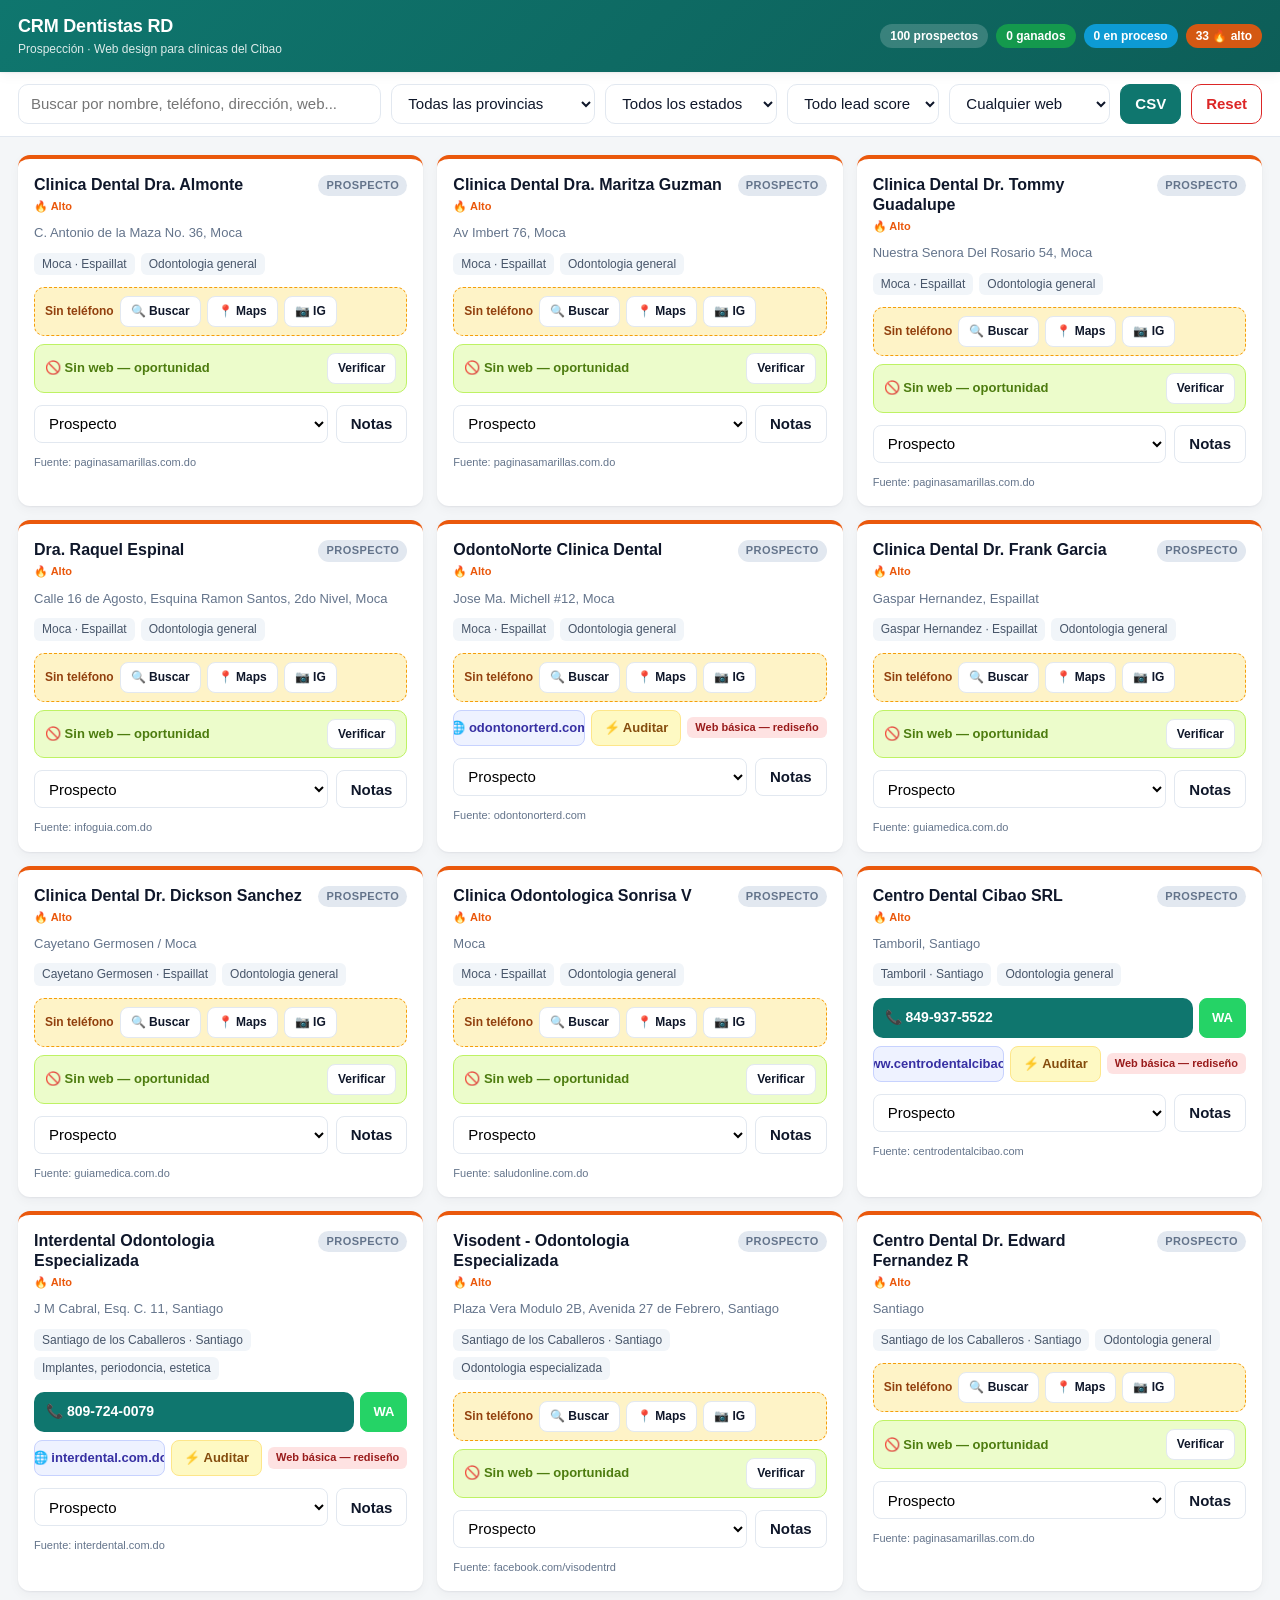
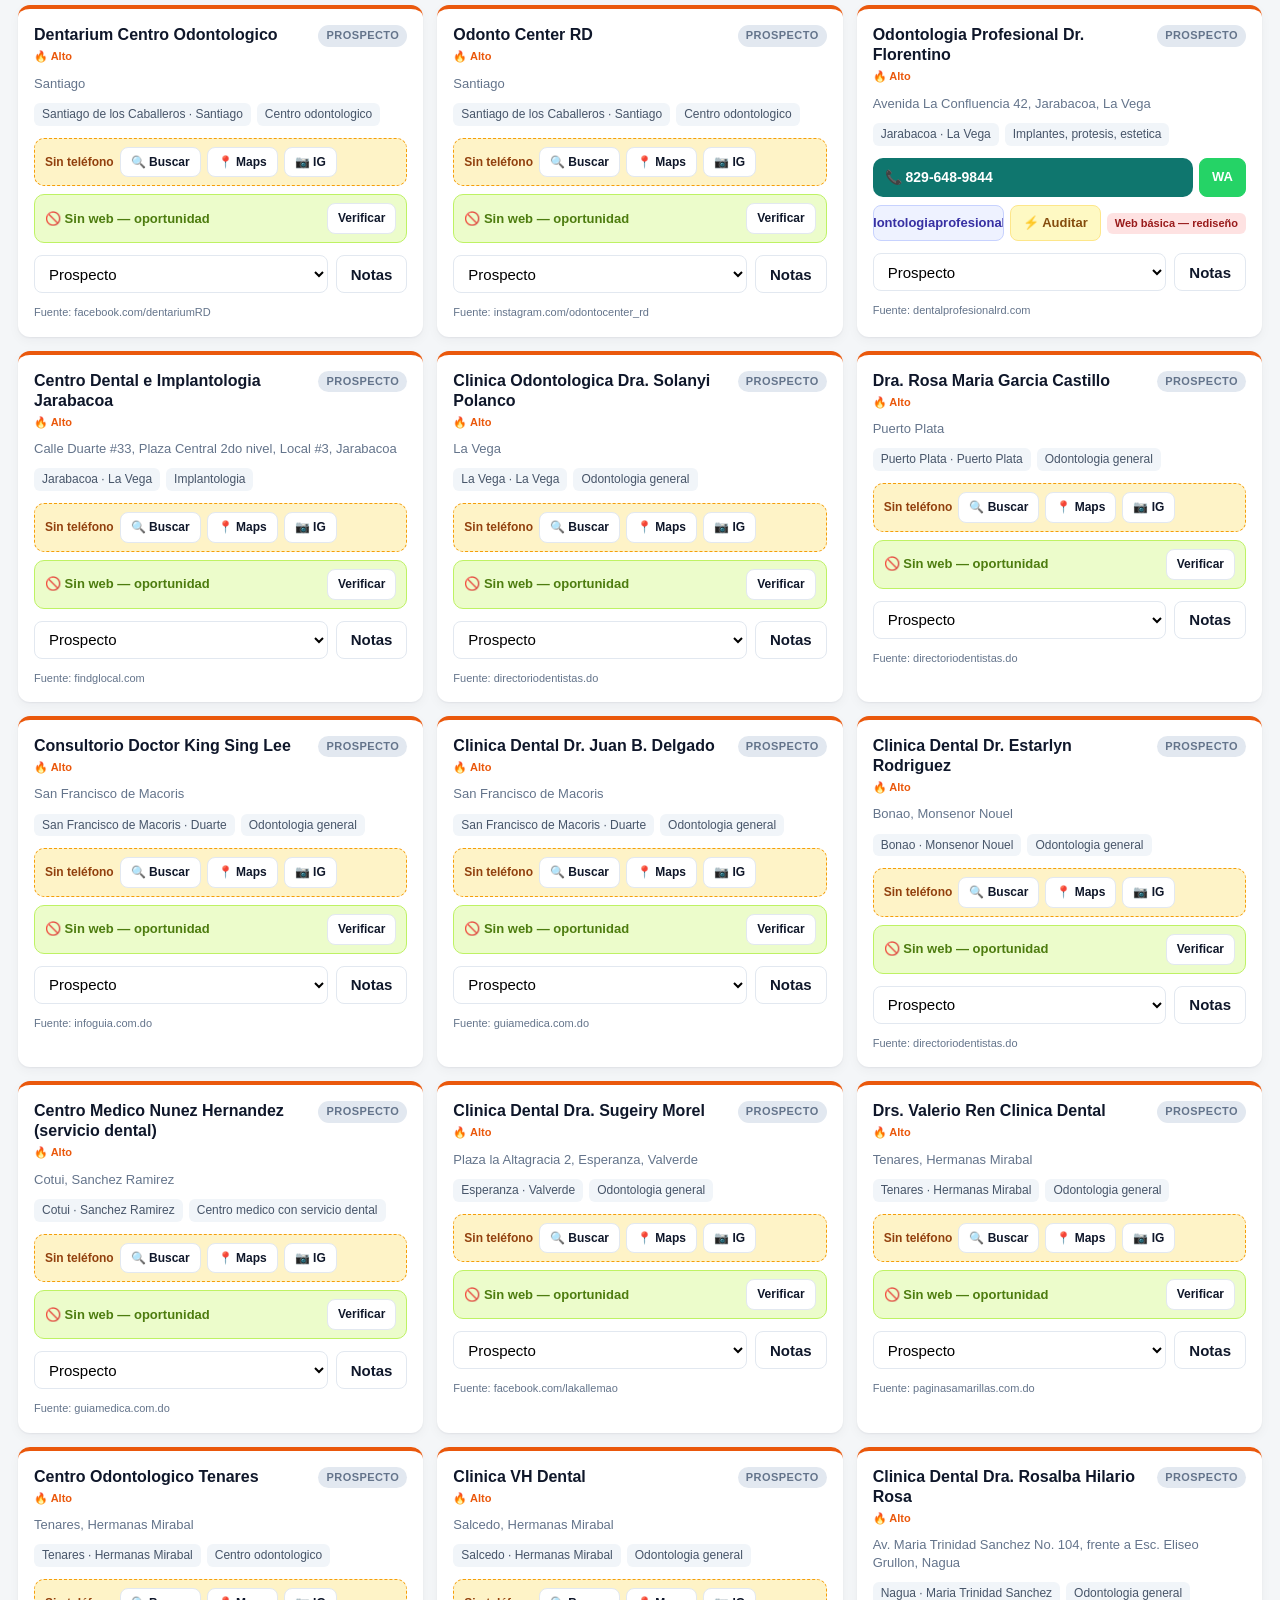
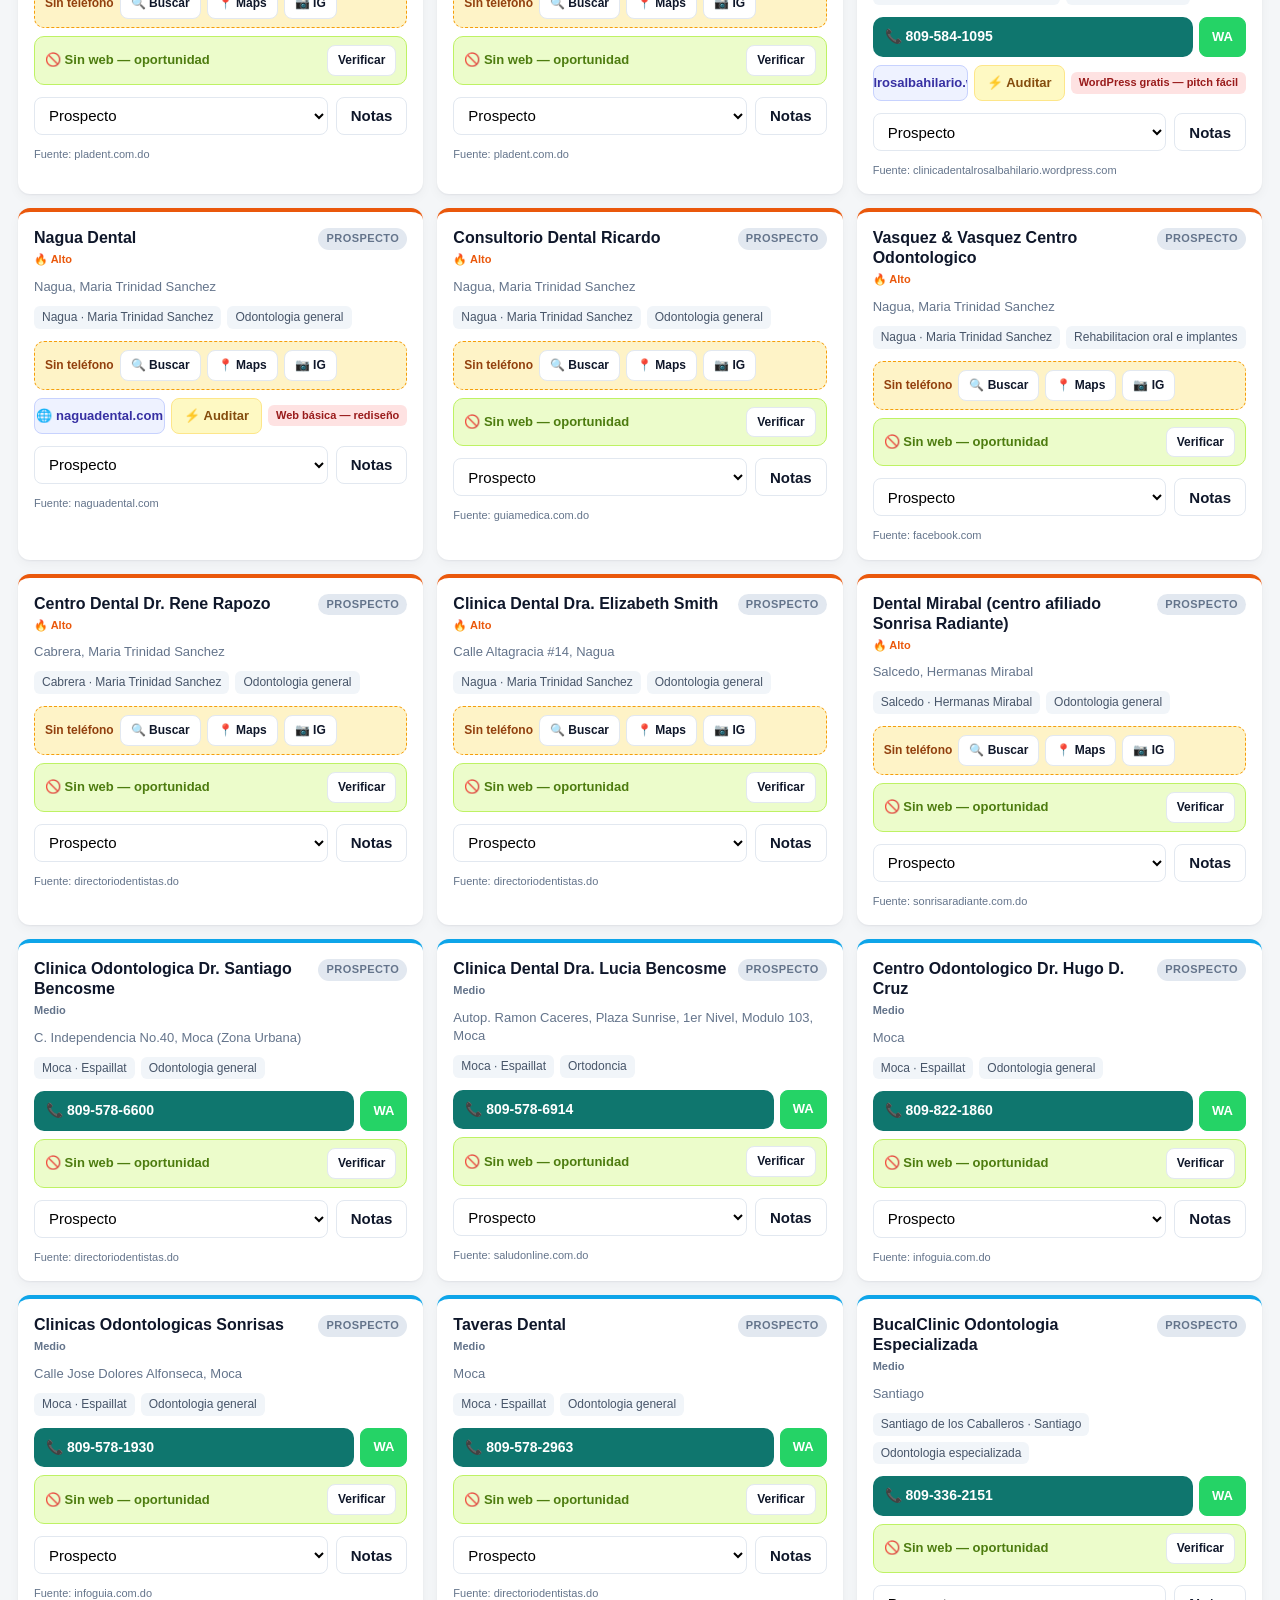
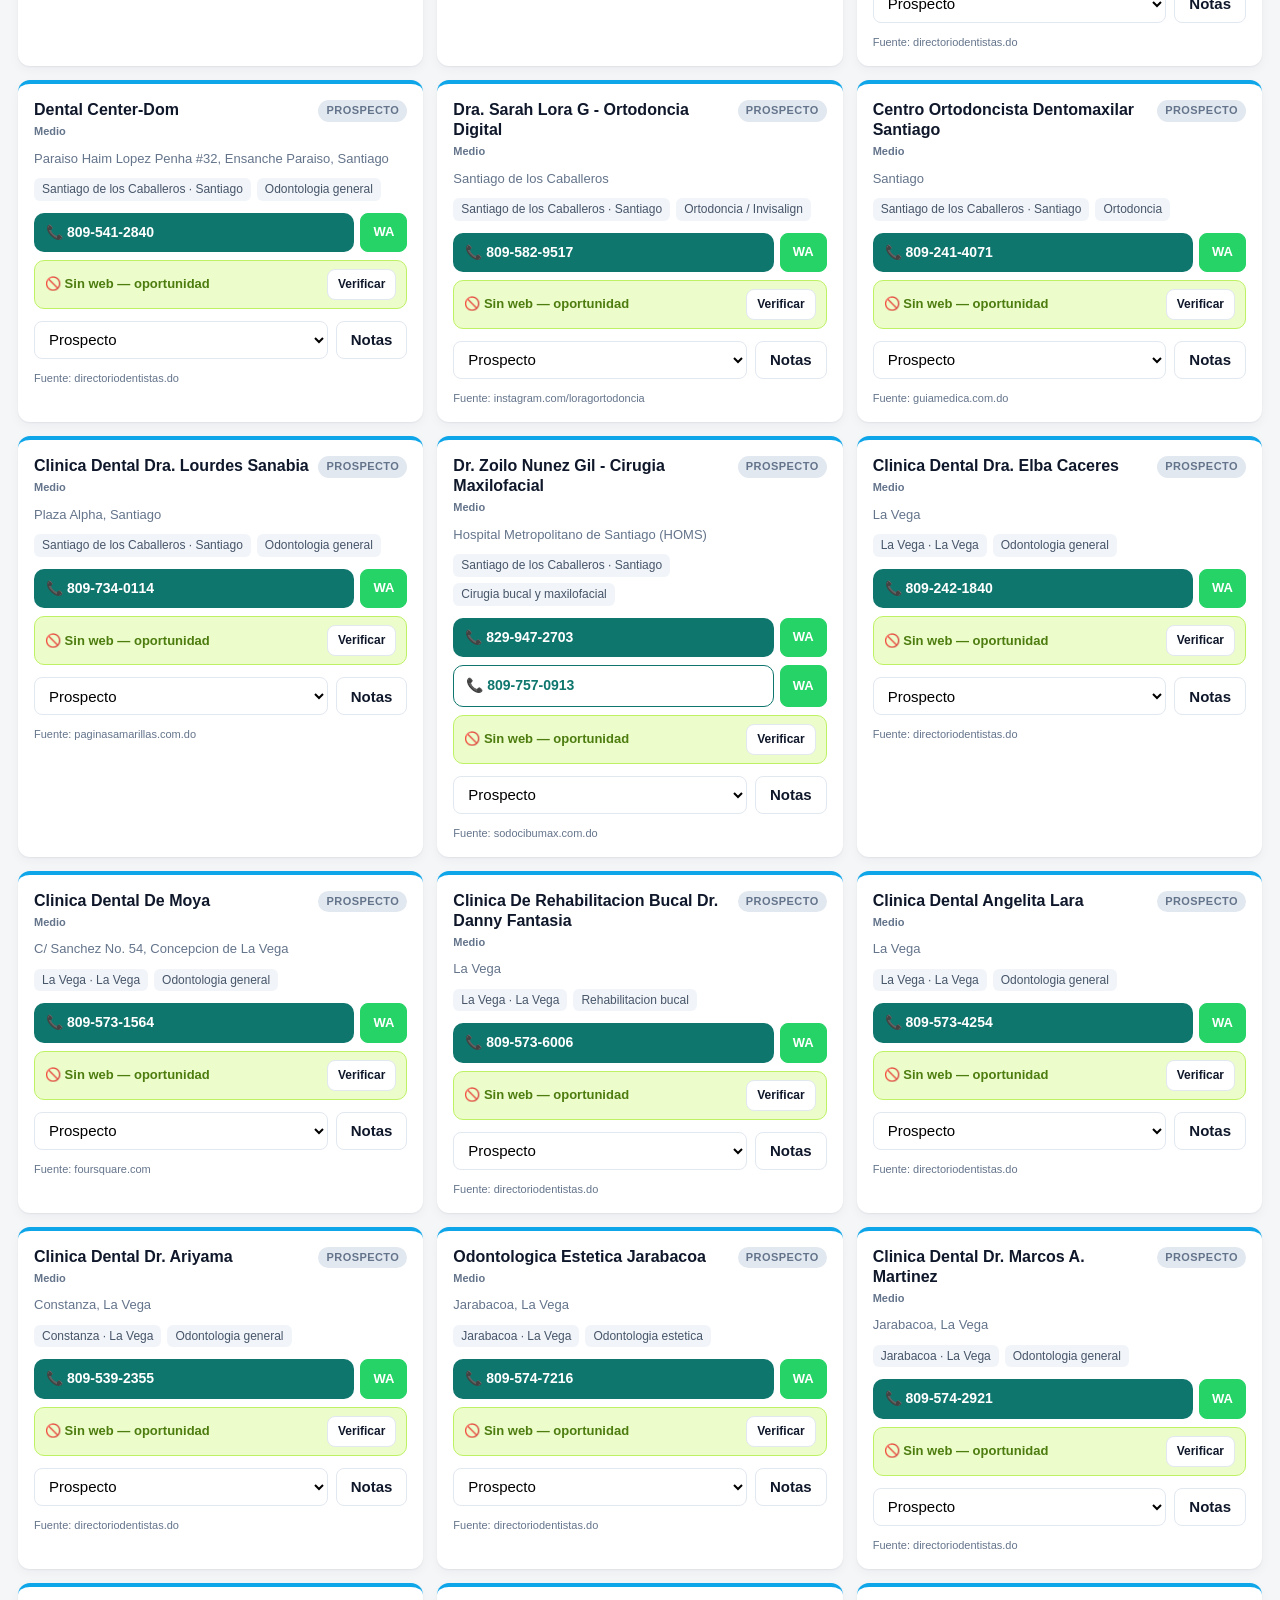
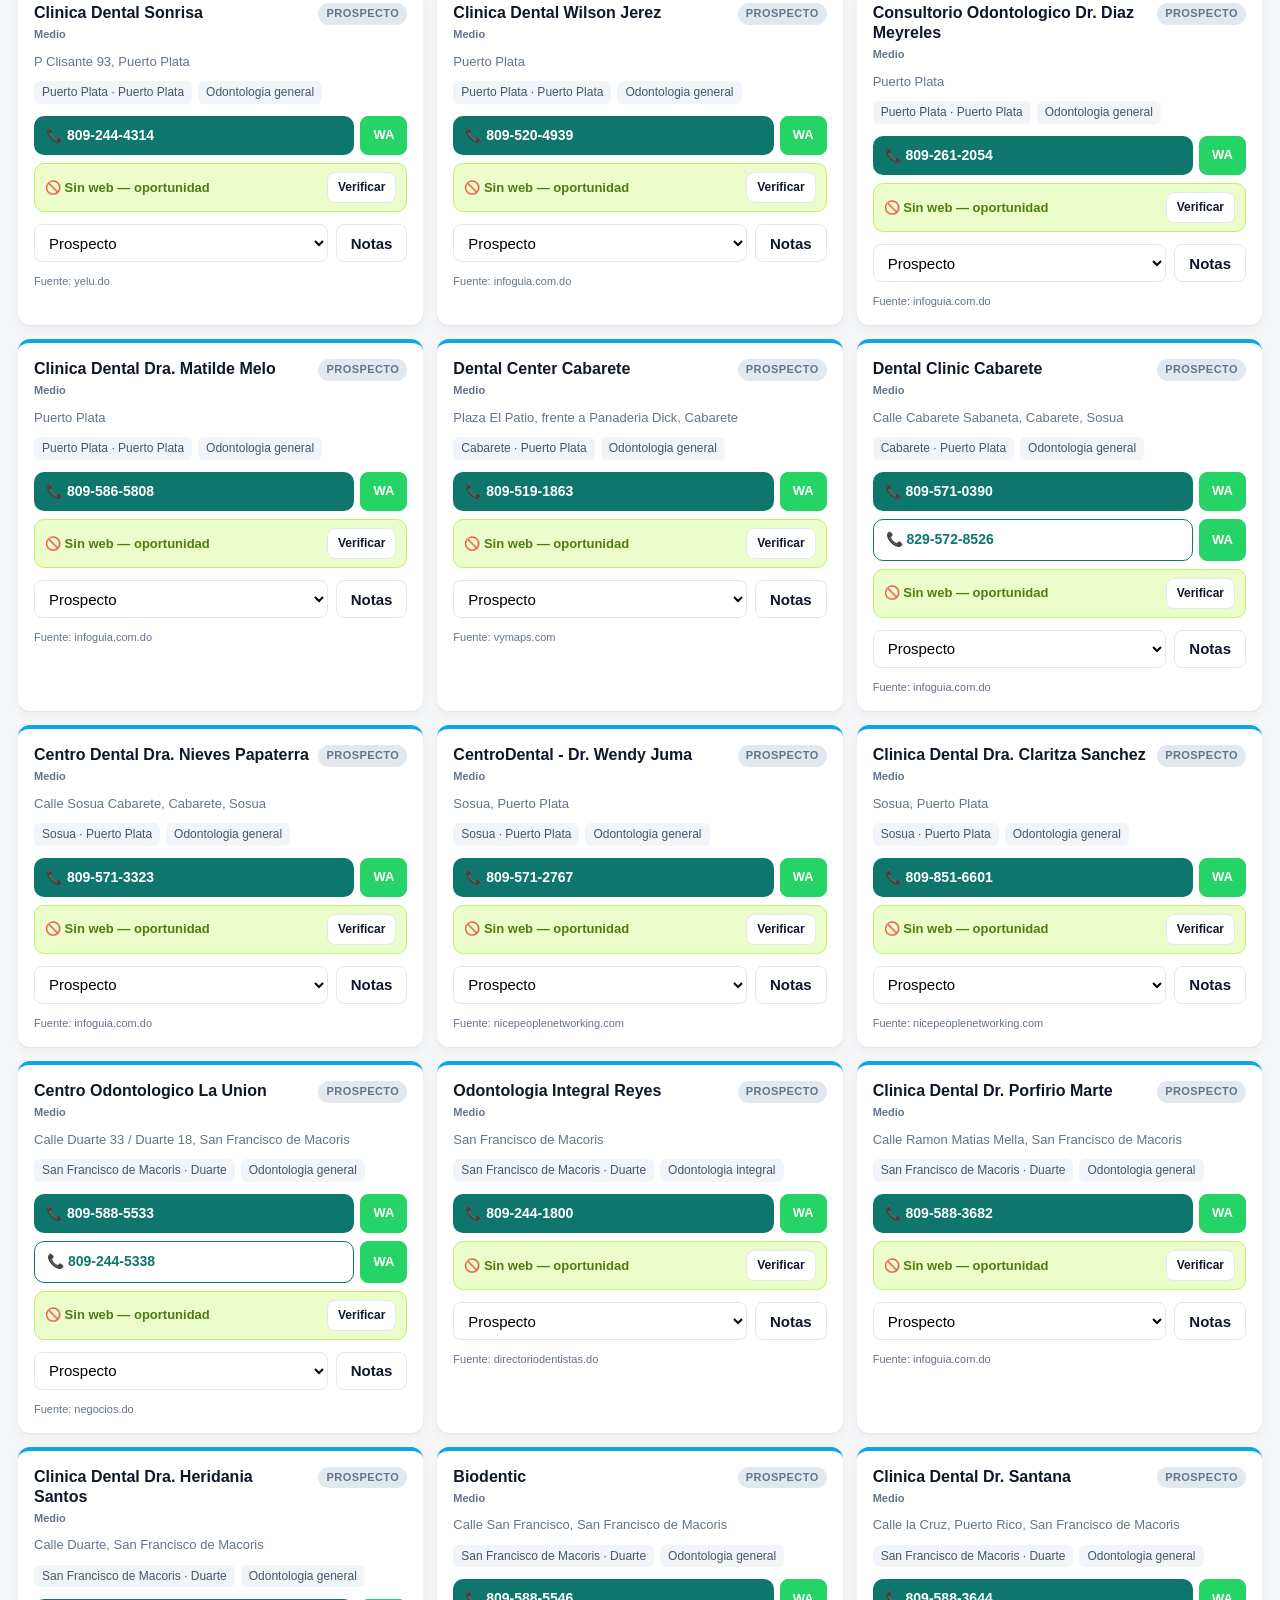
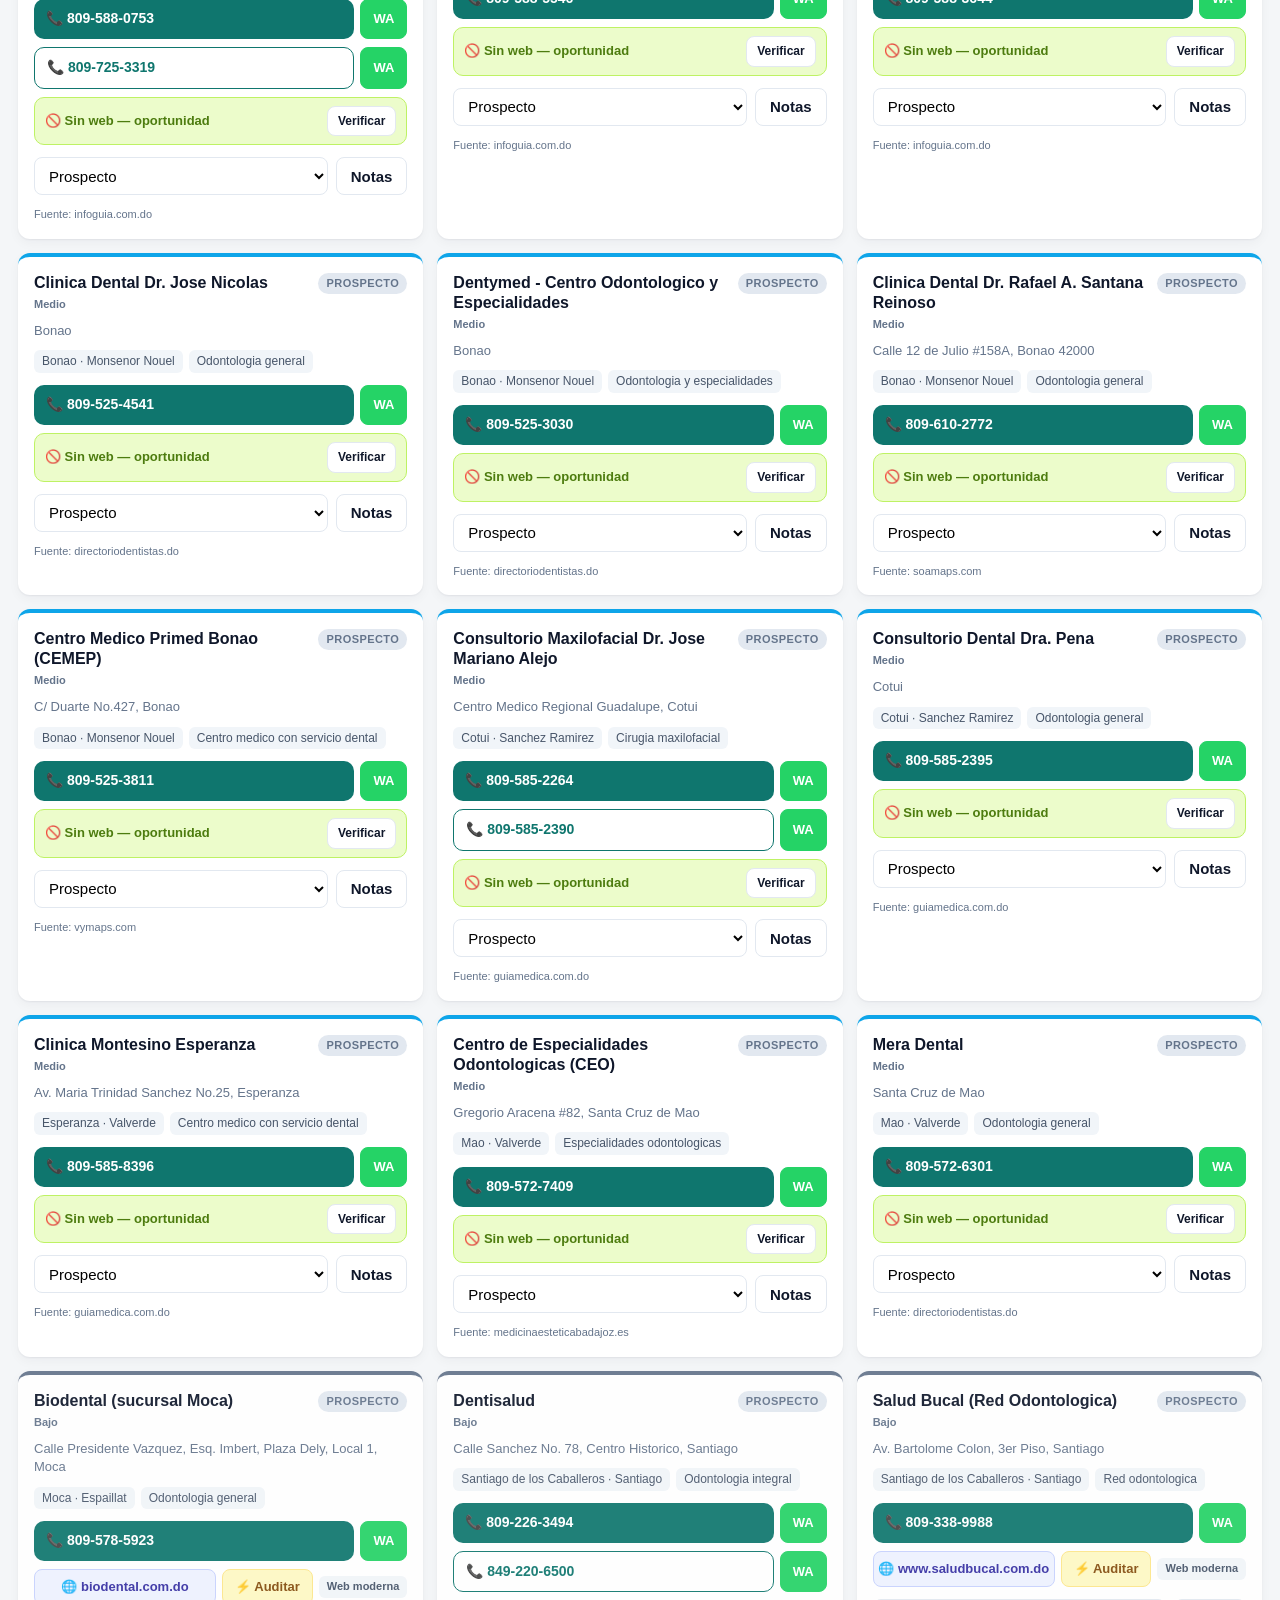
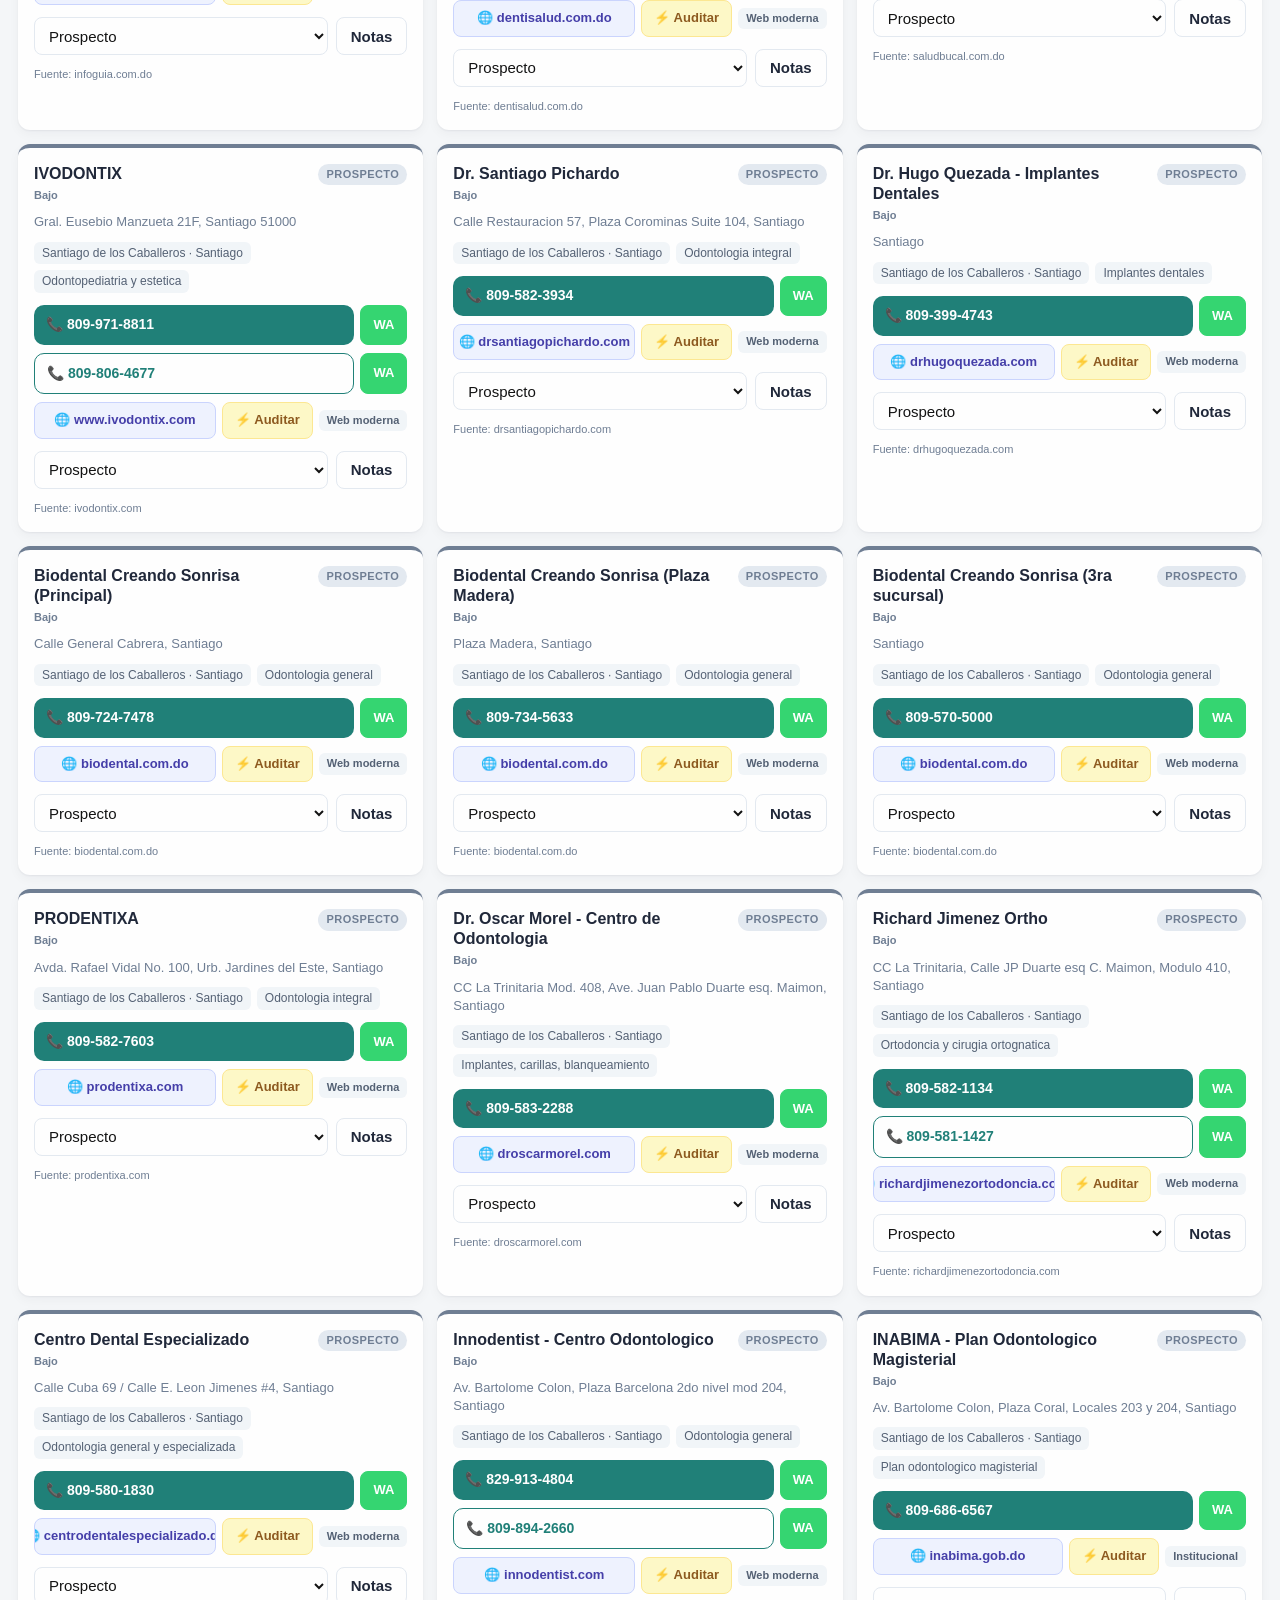
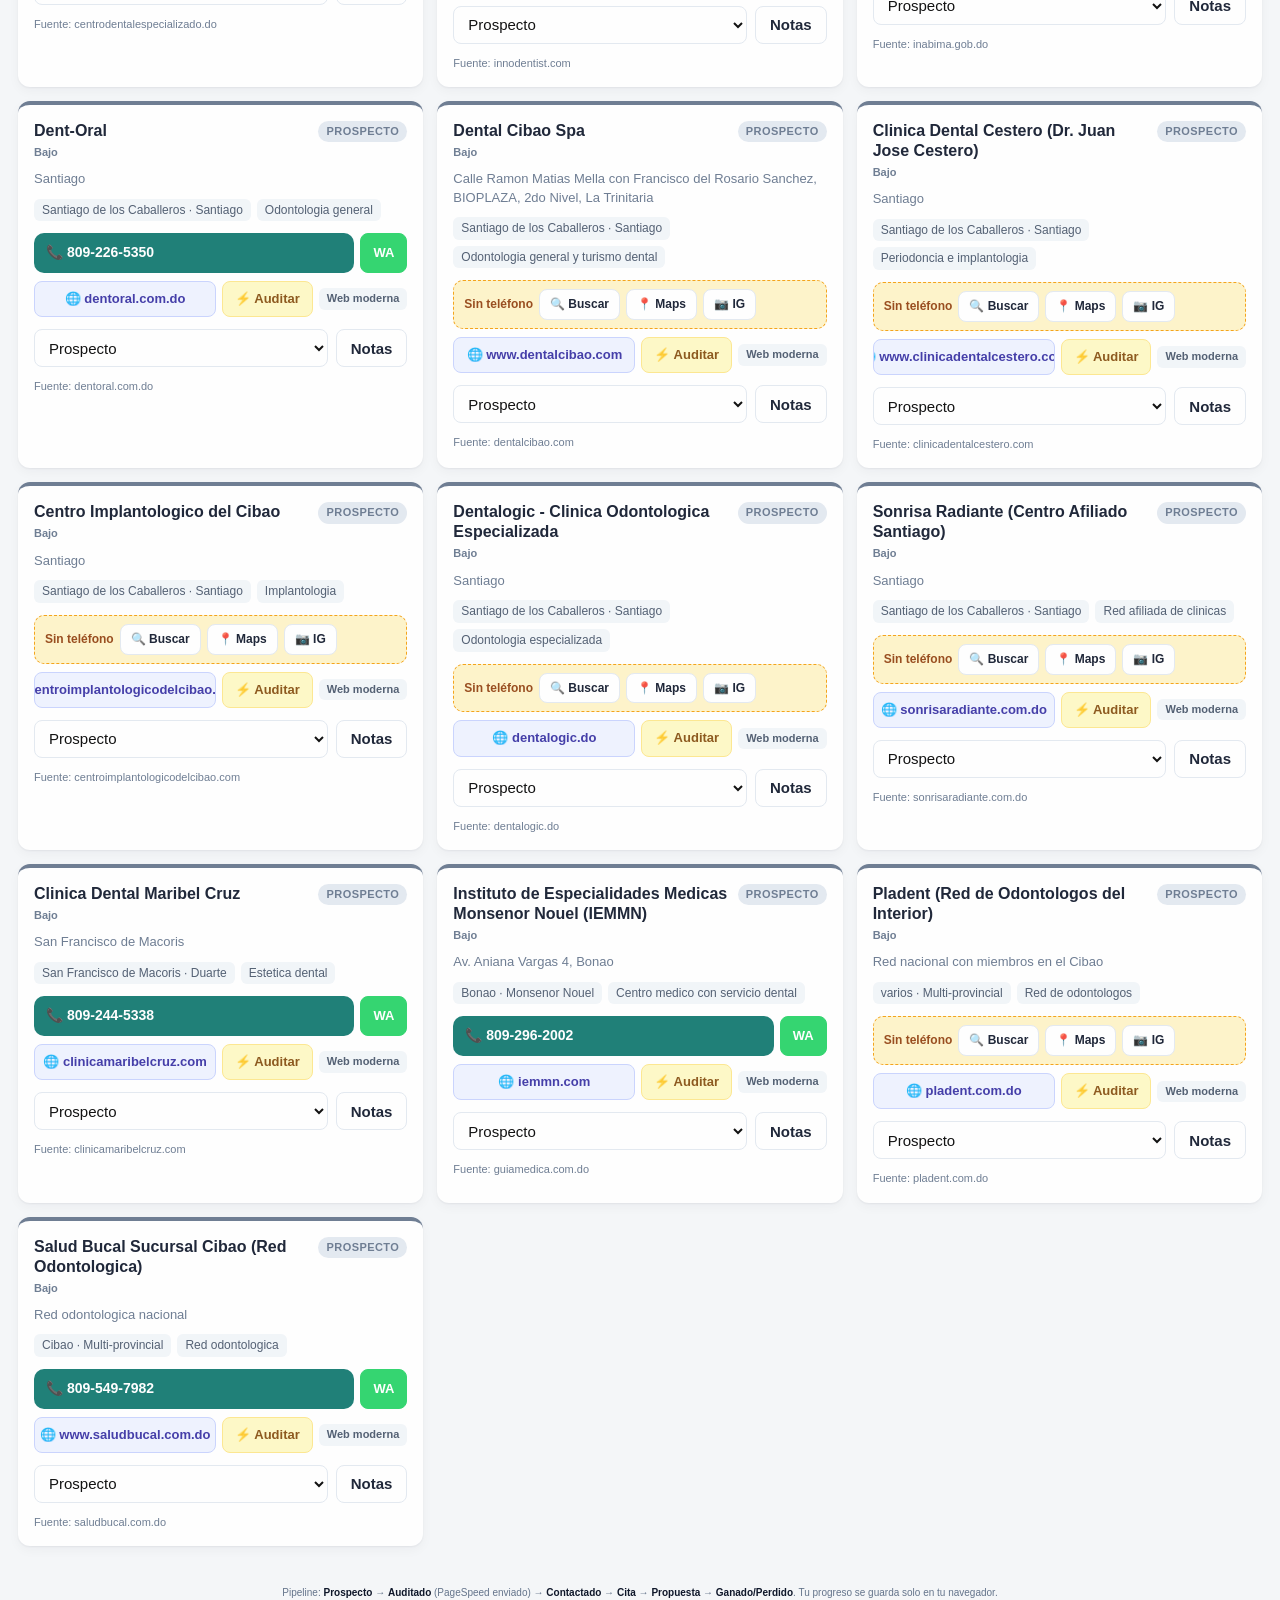
<file: crm/index.html>
<!DOCTYPE html>
<html lang="es">
<head>
    <meta charset="UTF-8">
    <meta name="viewport" content="width=device-width, initial-scale=1.0, user-scalable=no">
    <meta name="theme-color" content="#0f766e">
    <title>CRM Dentistas RD &middot; Pipeline de ventas</title>
    <link rel="shortcut icon" href="../images/favicon.png" type="image/x-icon">
    <link rel="stylesheet" href="crm.css">
</head>
<body>
    <header class="topbar">
        <div class="topbar__brand">
            <h1>CRM Dentistas RD</h1>
            <span class="topbar__tagline">Prospección · Web design para clínicas del Cibao</span>
        </div>
        <div class="topbar__stats">
            <span class="stat" id="statTotal">0 prospectos</span>
            <span class="stat stat--ok" id="statGanados">0 ganados</span>
            <span class="stat stat--info" id="statActivos">0 en proceso</span>
            <span class="stat stat--hot" id="statAlto">0 🔥 alto</span>
        </div>
    </header>

    <section class="toolbar">
        <input
            type="search"
            id="search"
            class="toolbar__search"
            placeholder="Buscar por nombre, teléfono, dirección, web..."
            autocomplete="off">
        <select id="filterProvincia" class="toolbar__select"></select>
        <select id="filterEstado" class="toolbar__select">
            <option value="">Todos los estados</option>
            <option value="prospecto">Prospecto</option>
            <option value="auditado">Auditado</option>
            <option value="contactado">Contactado</option>
            <option value="cita_agendada">Cita agendada</option>
            <option value="propuesta_enviada">Propuesta enviada</option>
            <option value="cerrado_ganado">Cliente ganado</option>
            <option value="cerrado_perdido">Cerrado perdido</option>
        </select>
        <select id="filterScore" class="toolbar__select">
            <option value="">Todo lead score</option>
            <option value="alto">🔥 Alto</option>
            <option value="medio">Medio</option>
            <option value="bajo">Bajo</option>
        </select>
        <select id="filterWeb" class="toolbar__select">
            <option value="">Cualquier web</option>
            <option value="sin_web">🚫 Sin web</option>
            <option value="con_web">🌐 Con web</option>
            <option value="obsoleta">⚠️ Web obsoleta</option>
        </select>
        <button id="btnExport" class="toolbar__btn">CSV</button>
        <button id="btnReset" class="toolbar__btn toolbar__btn--danger">Reset</button>
    </section>

    <main id="grid" class="grid"></main>

    <template id="cardTemplate">
        <article class="card" data-id="" data-estado="" data-score="">
            <header class="card__head">
                <div class="card__head-left">
                    <h2 class="card__name"></h2>
                    <span class="card__score"></span>
                </div>
                <span class="card__estado"></span>
            </header>
            <p class="card__direccion"></p>
            <p class="card__meta">
                <span class="card__provincia"></span>
                <span class="card__especialidad"></span>
            </p>
            <div class="card__contacto"></div>
            <div class="card__actions">
                <select class="card__estadoSelect"></select>
                <button class="card__notasBtn">Notas</button>
            </div>
            <textarea class="card__notas" placeholder="Notas: con quién hablé, qué dijo, próximo paso..." hidden></textarea>
            <small class="card__fuente"></small>
        </article>
    </template>

    <footer class="bottombar">
        <small>
            Pipeline: <b>Prospecto</b> → <b>Auditado</b> (PageSpeed enviado) → <b>Contactado</b> → <b>Cita</b> → <b>Propuesta</b> → <b>Ganado/Perdido</b>.
            Tu progreso se guarda solo en tu navegador.
        </small>
    </footer>

    <script src="crm.js"></script>
</body>
</html>
</file>
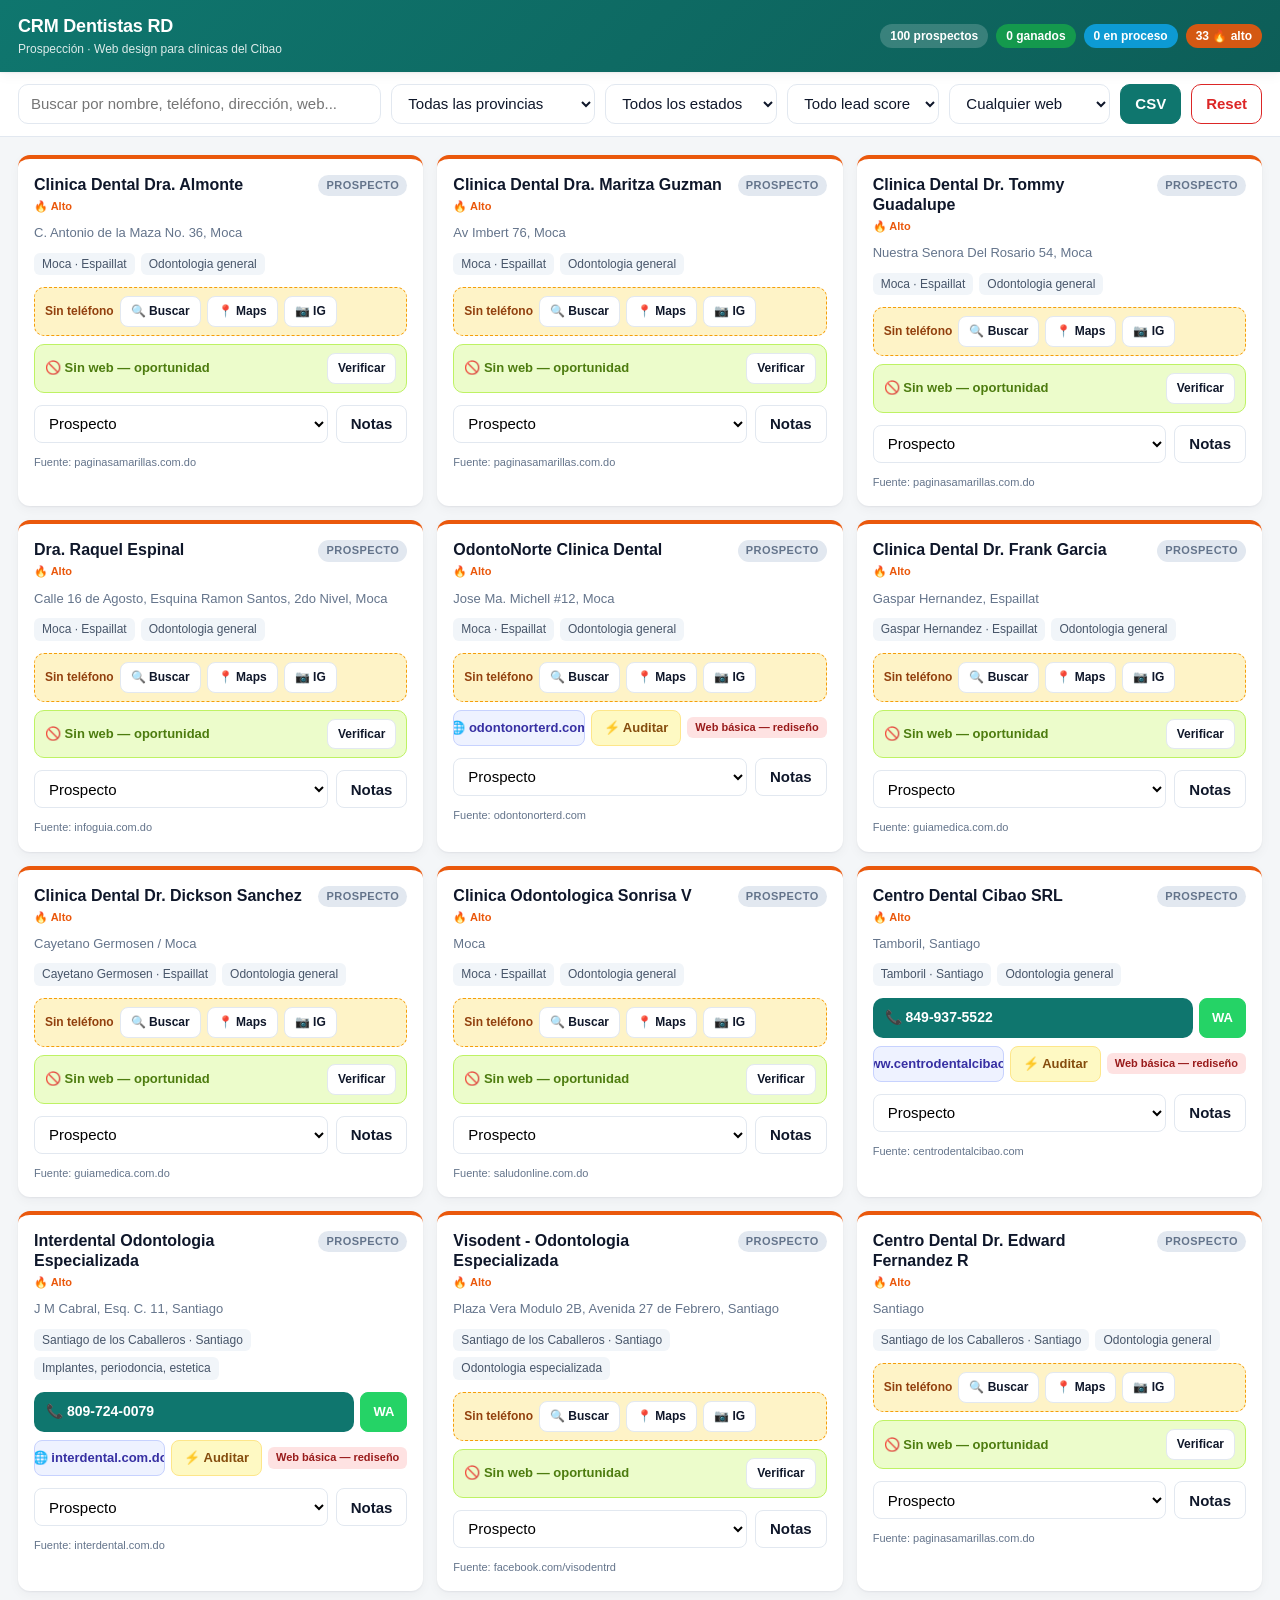
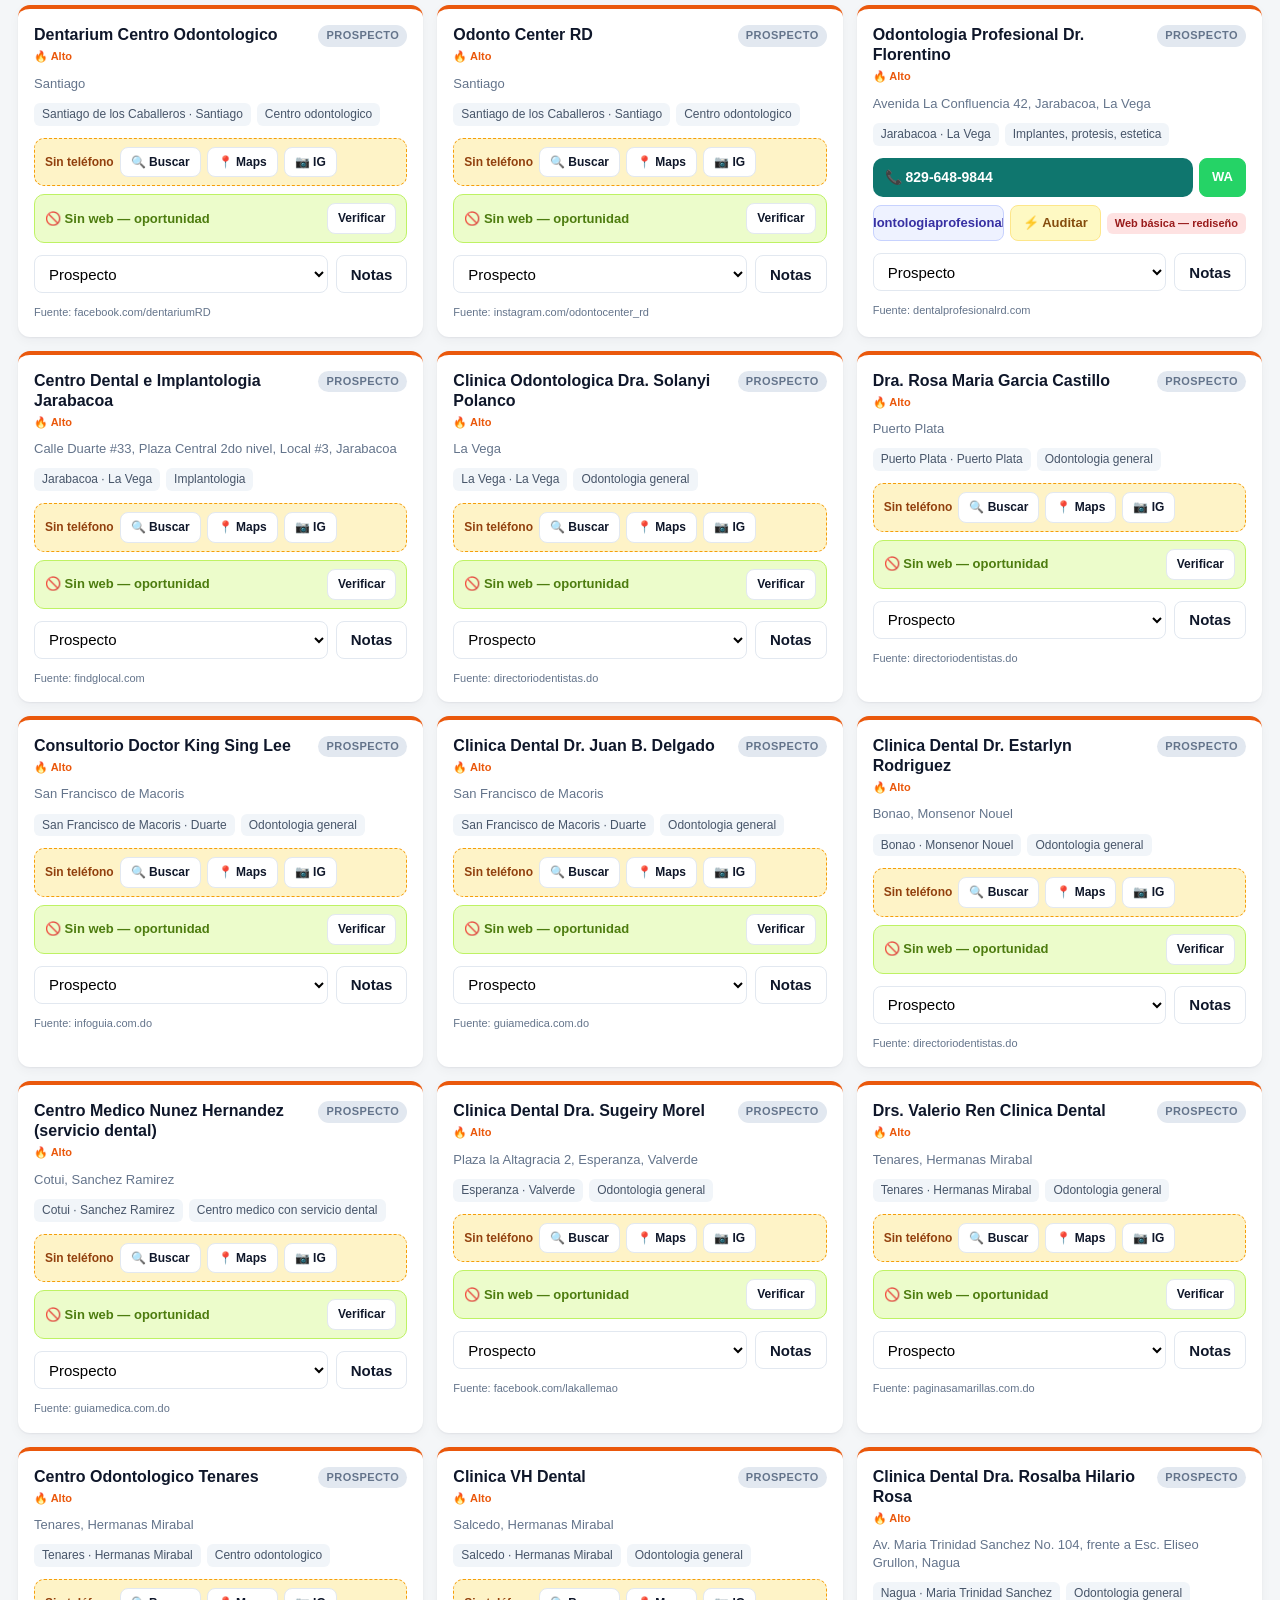
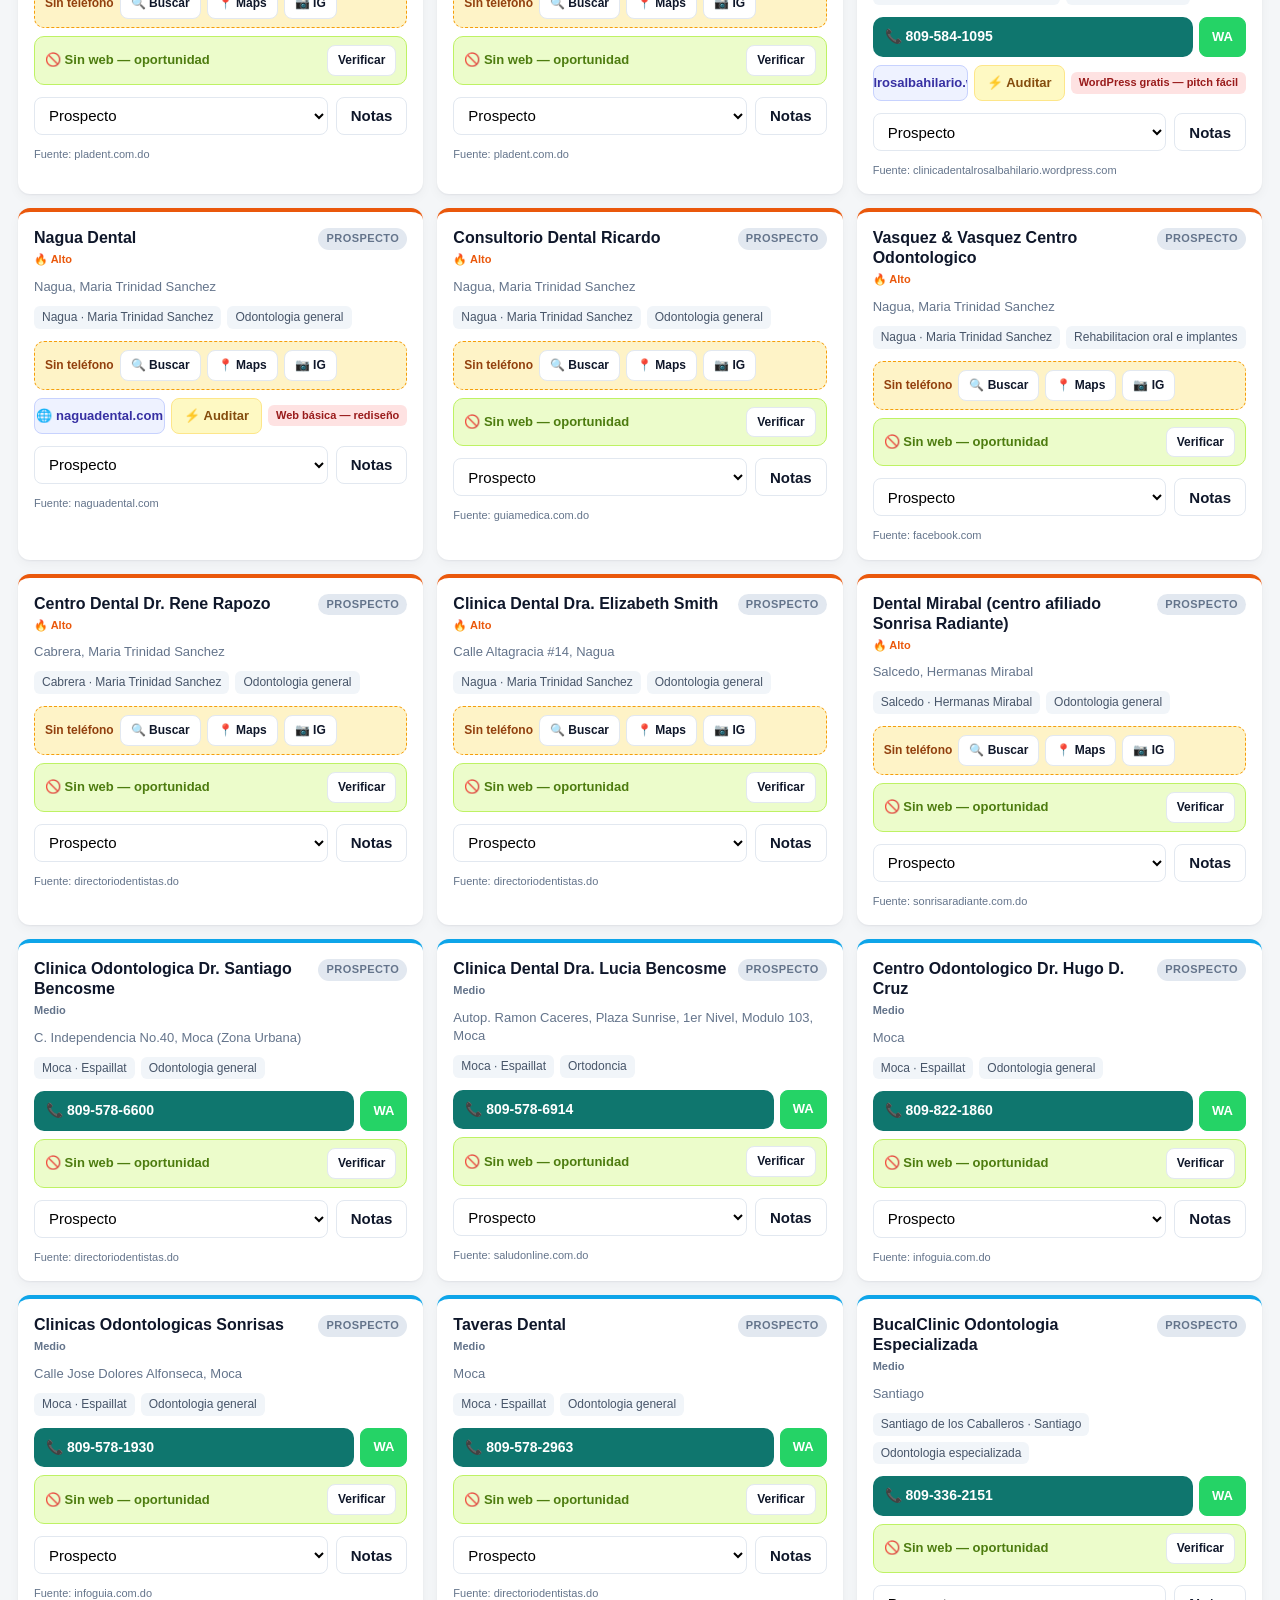
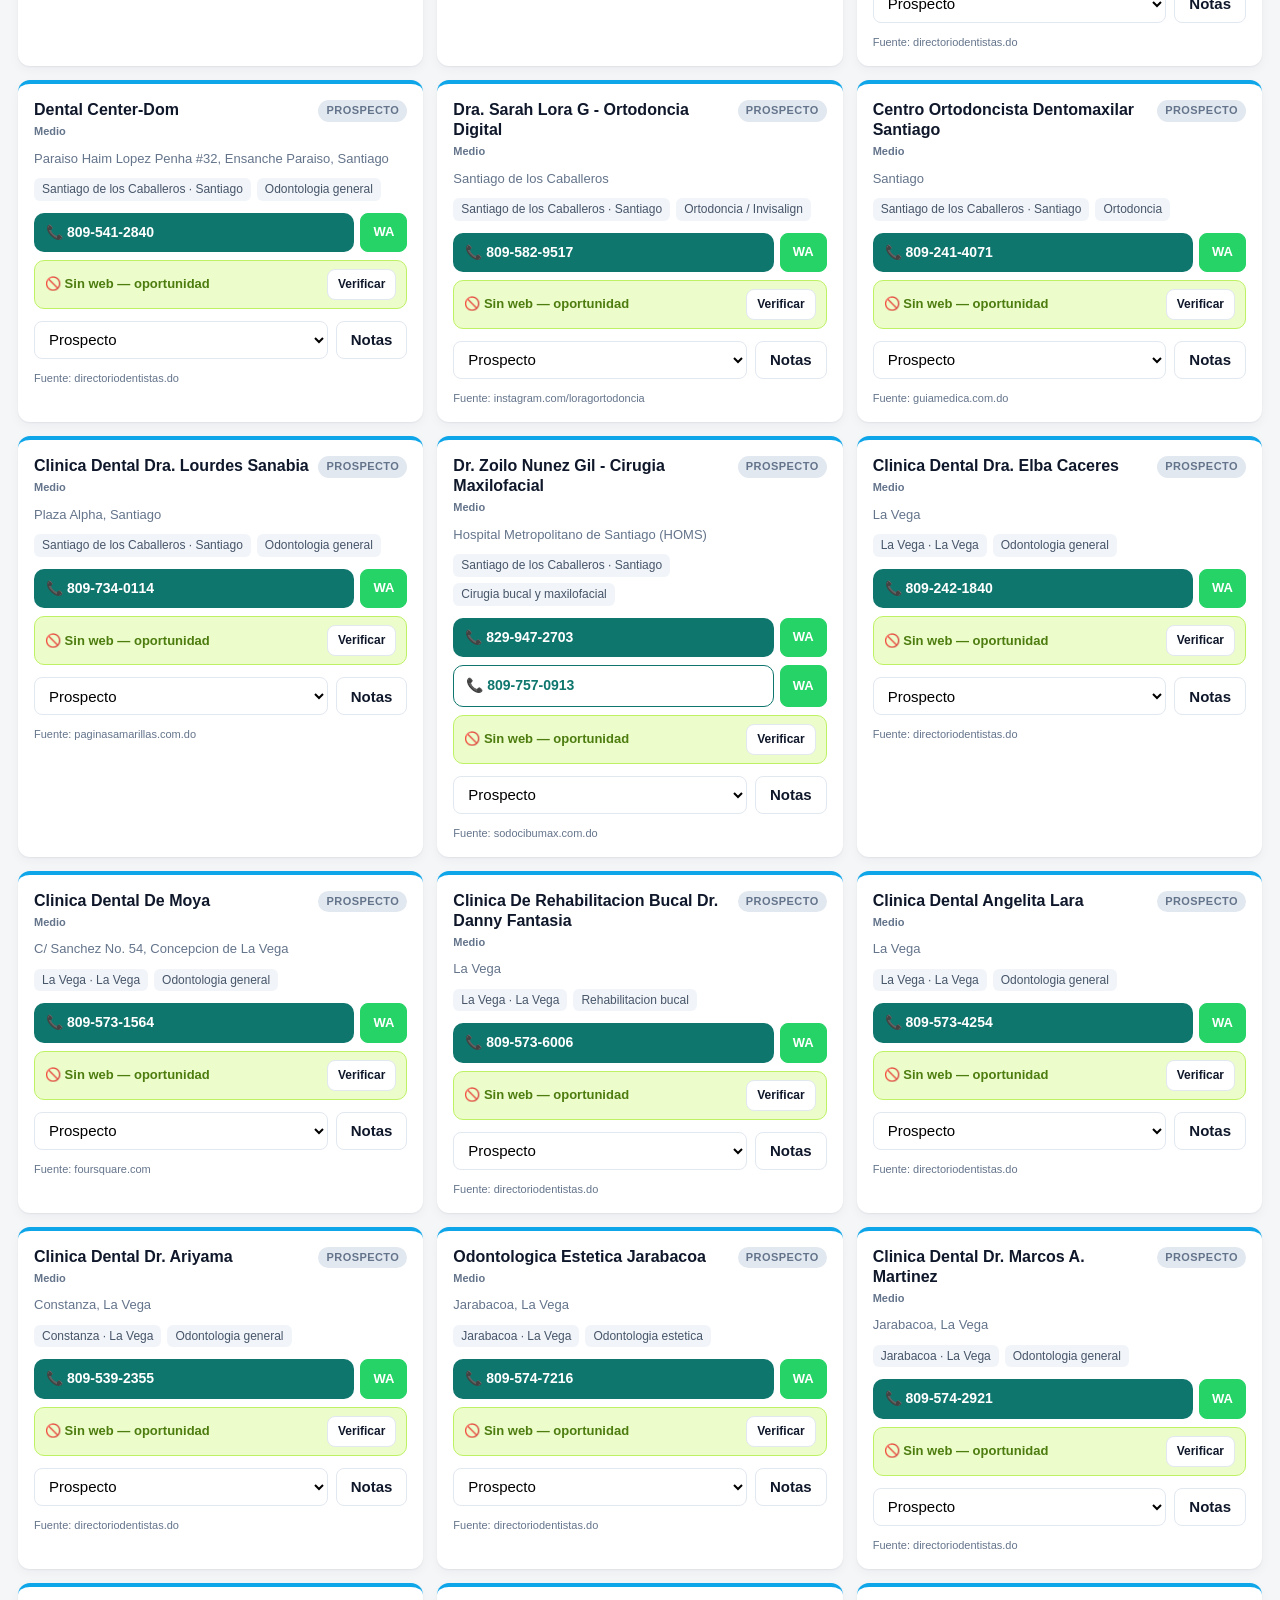
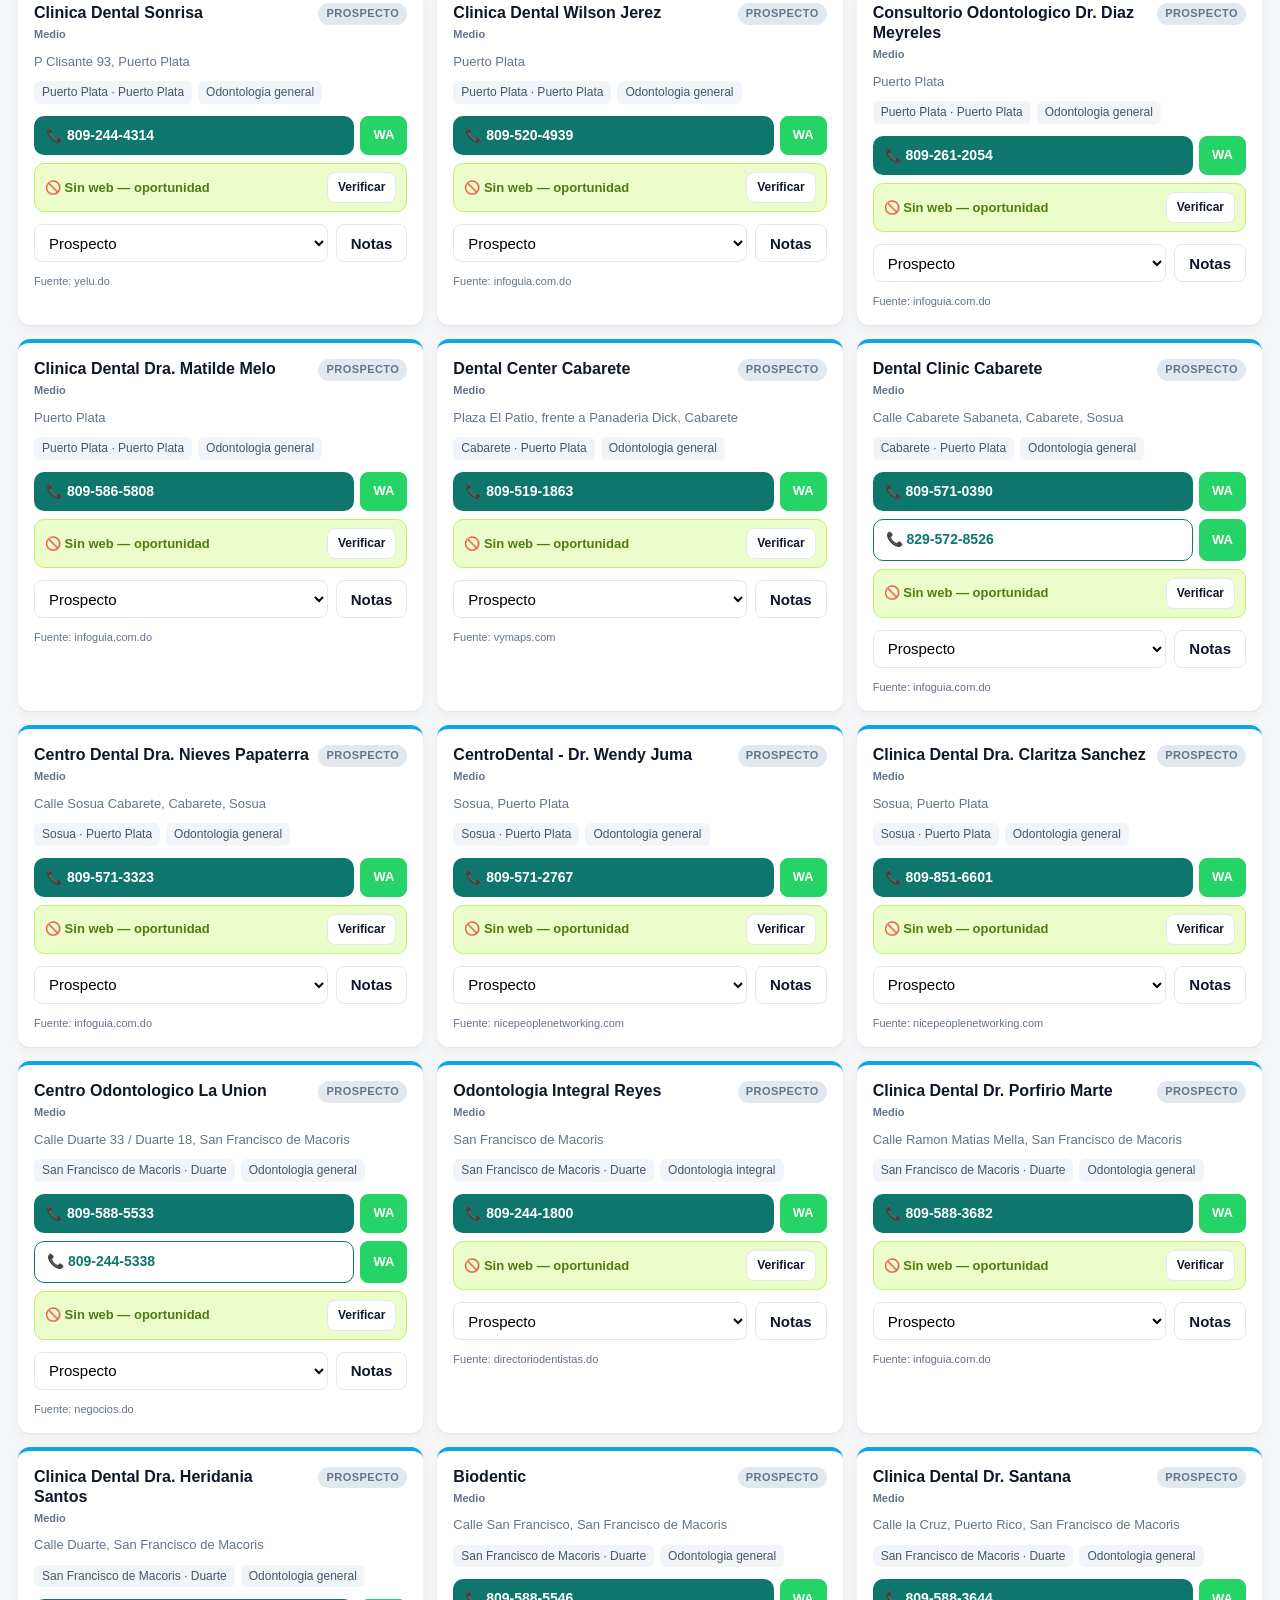
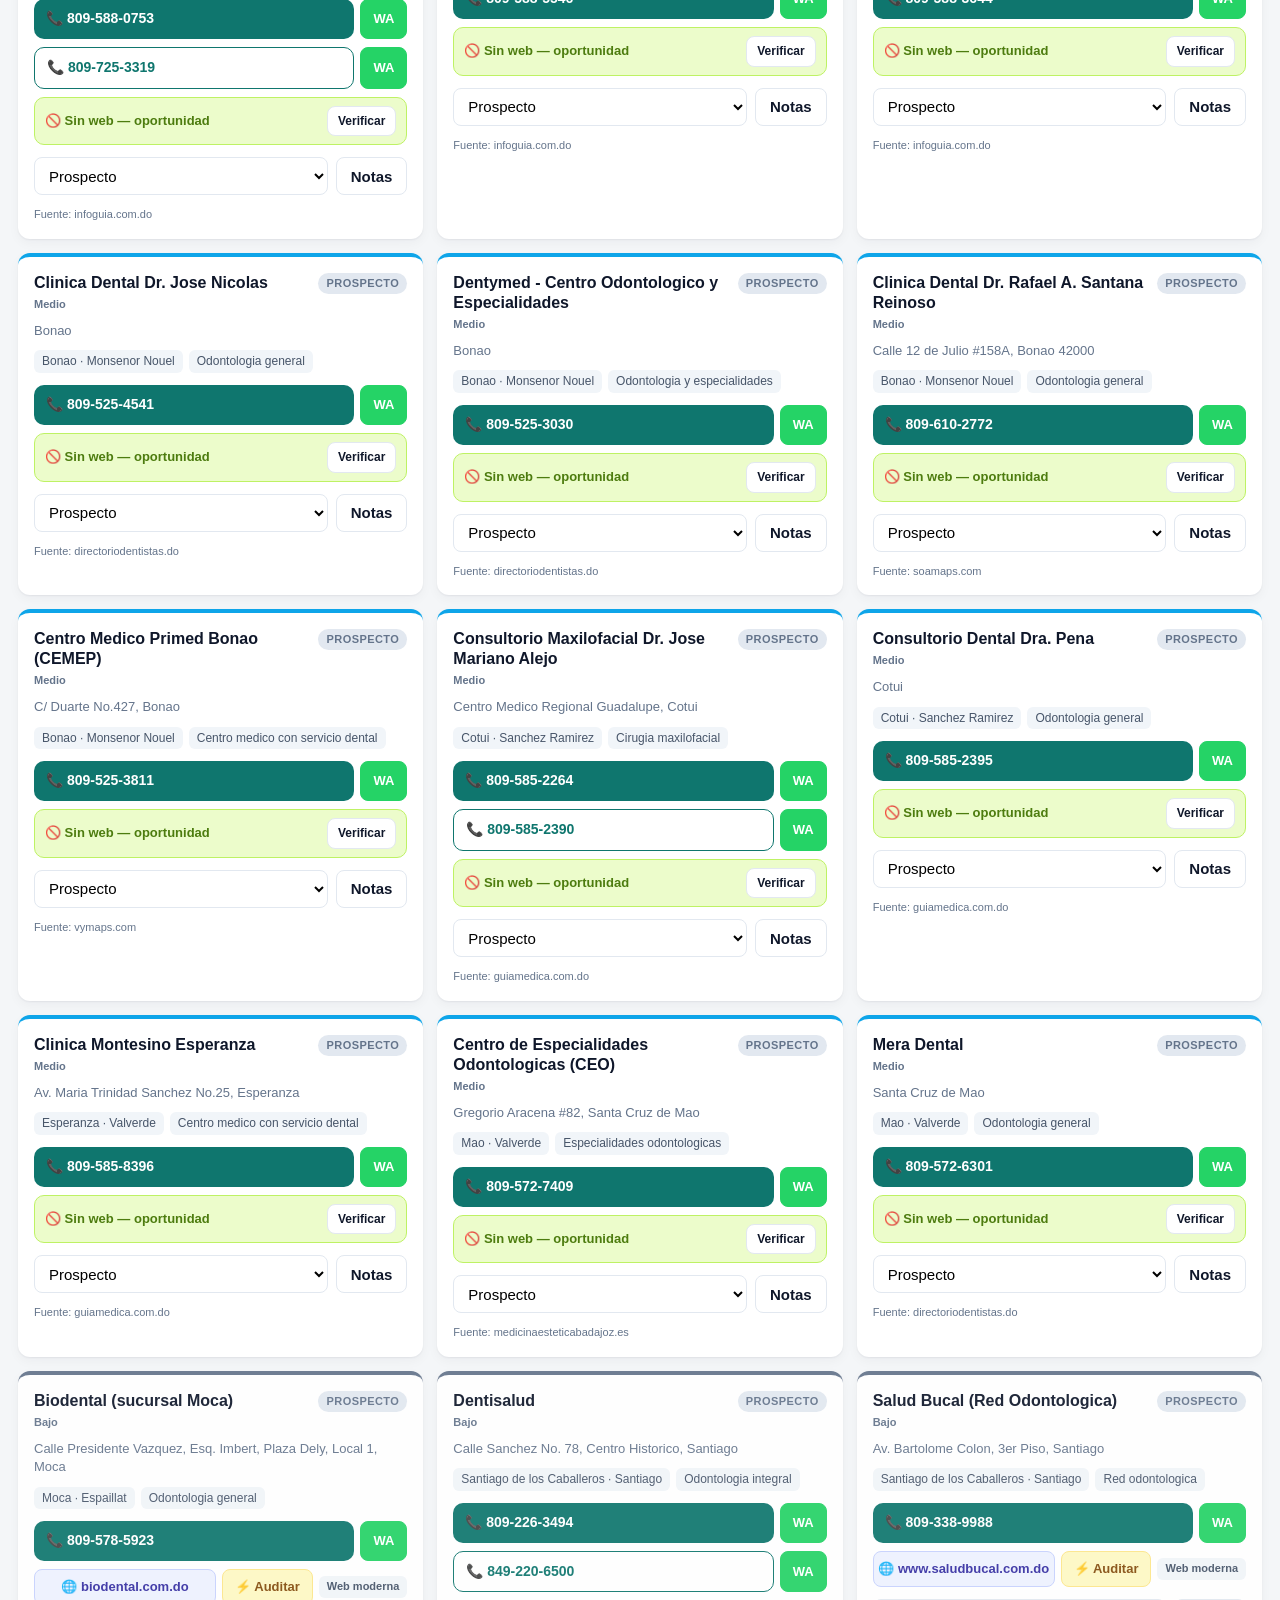
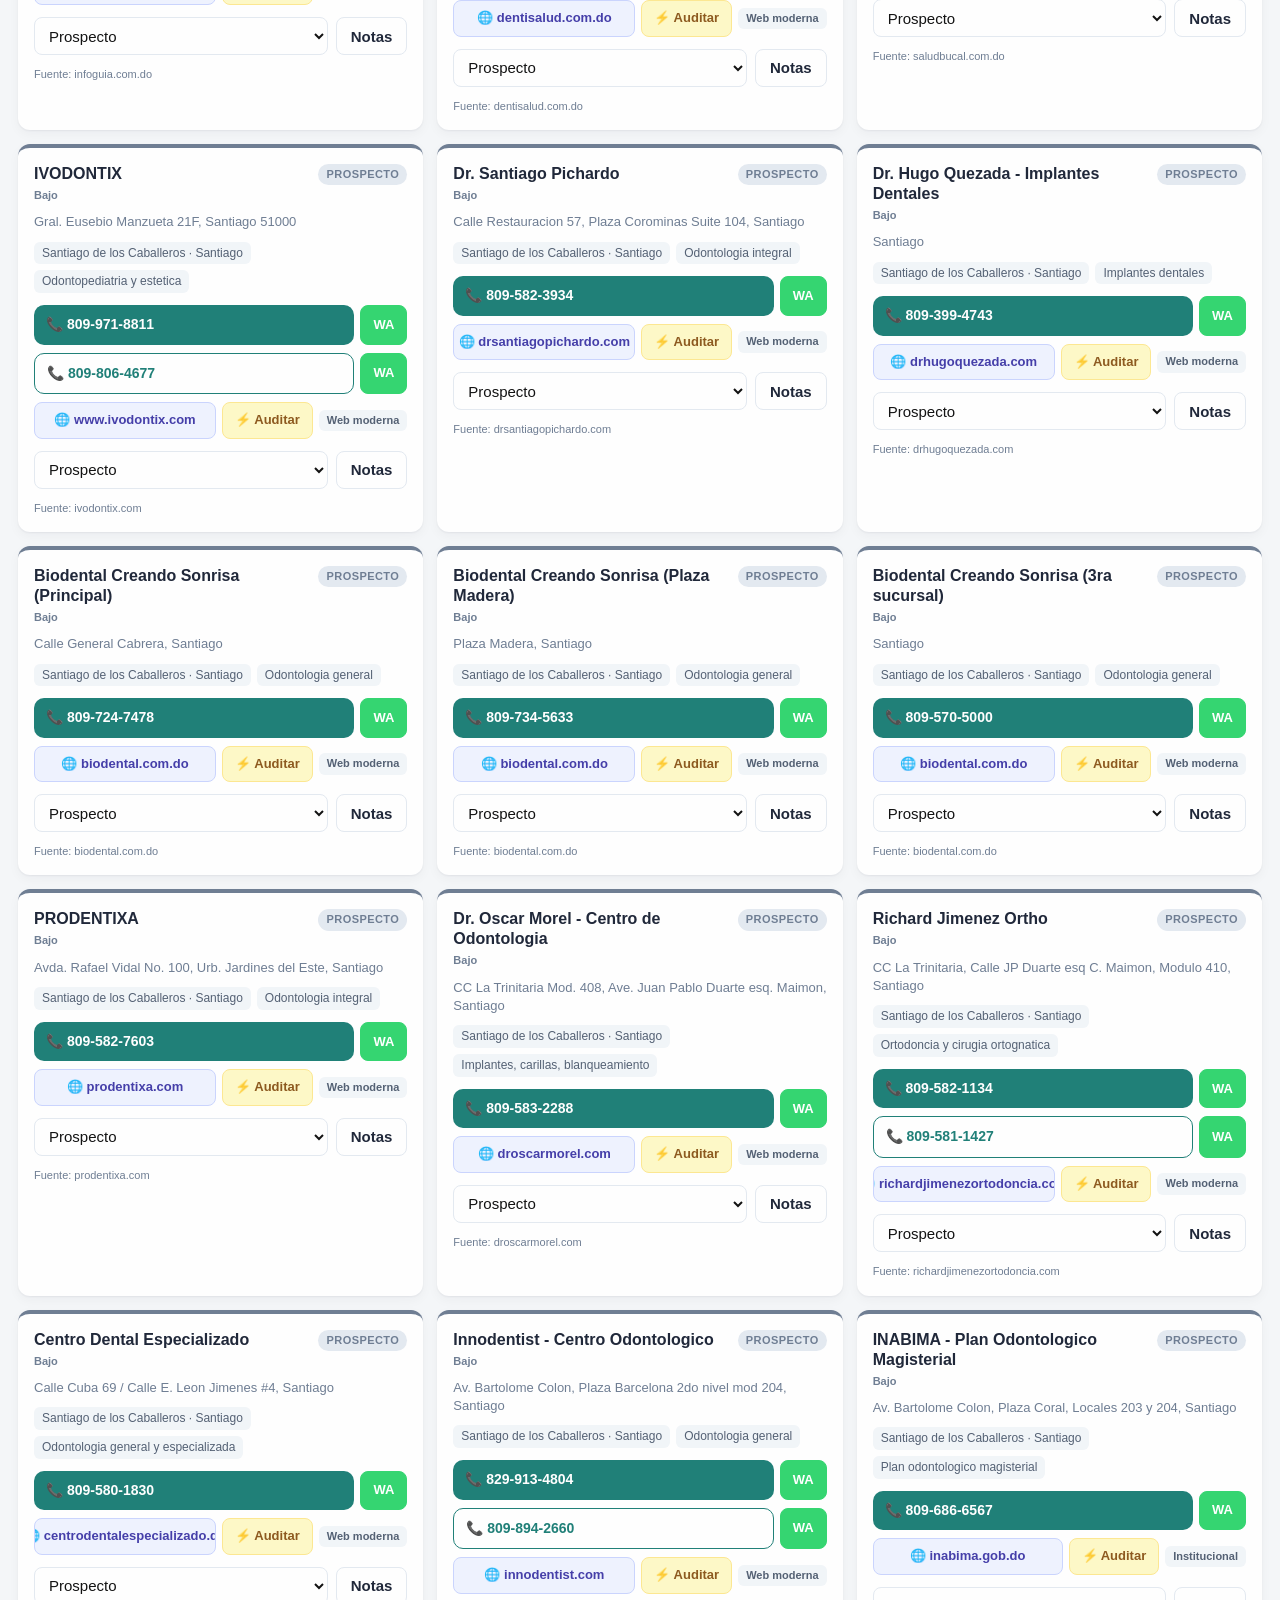
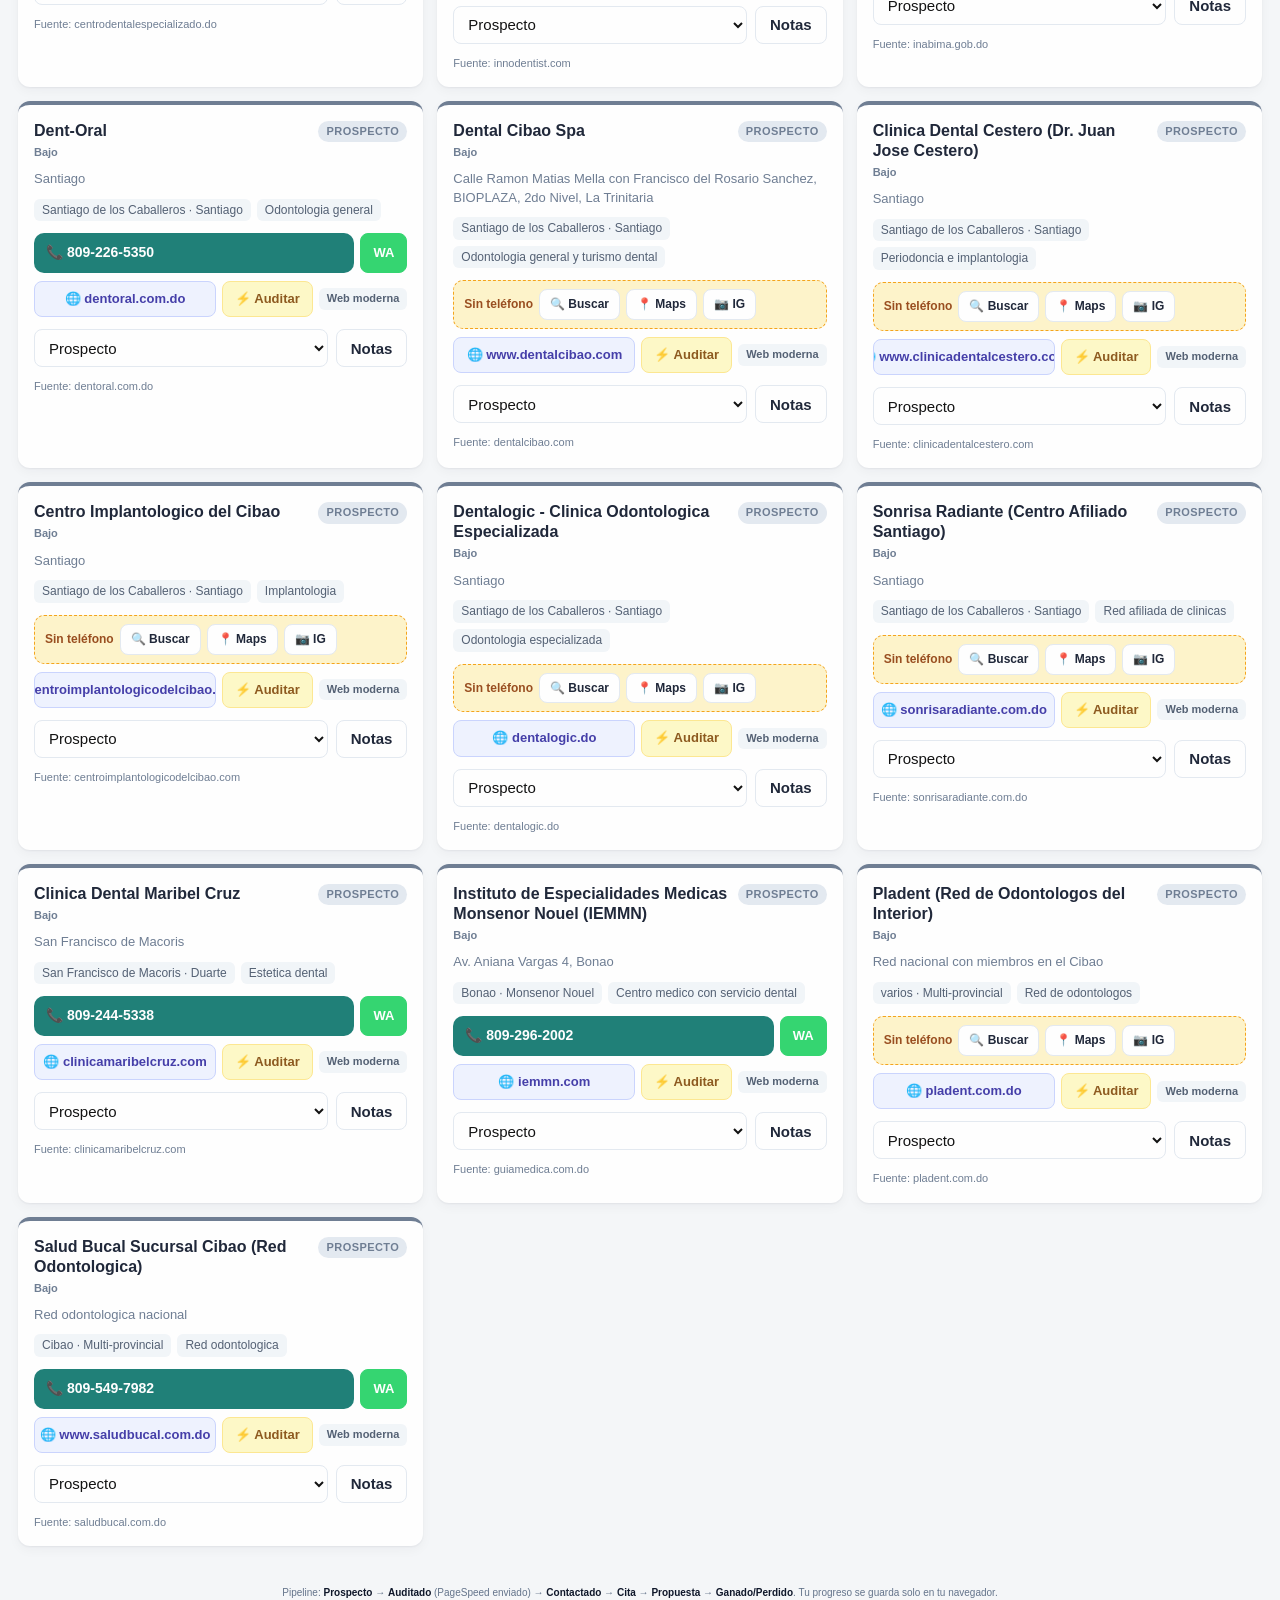
<file: crm/crm-standalone.html>
<!DOCTYPE html>
<html lang="es">
<head>
    <meta charset="UTF-8">
    <meta name="viewport" content="width=device-width, initial-scale=1.0, user-scalable=no">
    <meta name="theme-color" content="#0f766e">
    <title>CRM Dentistas RD &middot; Pipeline de ventas</title>
    <link rel="icon" href="data:image/svg+xml,%3Csvg xmlns=%22http://www.w3.org/2000/svg%22 viewBox=%220 0 100 100%22%3E%3Ctext y=%22.9em%22 font-size=%2290%22%3E🦷%3C/text%3E%3C/svg%3E">
    <style>
:root {
    --bg: #f4f6f8;
    --surface: #ffffff;
    --text: #0f172a;
    --muted: #64748b;
    --border: #e2e8f0;
    --primary: #0f766e;
    --primary-dark: #0d5e58;
    --accent: #2563eb;
    --ok: #16a34a;
    --warn: #f59e0b;
    --danger: #dc2626;
    --info: #0ea5e9;
    --hot: #ea580c;
    --wa: #25d366;
    --wa-dark: #1ebe57;
    --shadow: 0 1px 2px rgba(15, 23, 42, .06), 0 4px 12px rgba(15, 23, 42, .04);
    --radius: 12px;
}

* { box-sizing: border-box; }

html, body {
    margin: 0;
    padding: 0;
    background: var(--bg);
    color: var(--text);
    font-family: -apple-system, BlinkMacSystemFont, "Segoe UI", Roboto, Helvetica, Arial, sans-serif;
    font-size: 15px;
    line-height: 1.4;
}

.topbar {
    background: linear-gradient(135deg, var(--primary) 0%, var(--primary-dark) 100%);
    color: #fff;
    padding: 14px 18px;
    display: flex;
    flex-wrap: wrap;
    justify-content: space-between;
    align-items: center;
    gap: 12px;
    position: sticky;
    top: 0;
    z-index: 50;
    box-shadow: var(--shadow);
}
.topbar h1 { margin: 0; font-size: 18px; font-weight: 700; letter-spacing: -0.01em; }
.topbar__tagline { display: block; font-size: 12px; opacity: 0.85; margin-top: 2px; }

.topbar__stats { display: flex; gap: 8px; flex-wrap: wrap; }
.stat {
    background: rgba(255, 255, 255, 0.18);
    padding: 4px 10px;
    border-radius: 999px;
    font-size: 12px;
    font-weight: 600;
}
.stat--ok   { background: rgba(22, 163, 74, .85); }
.stat--info { background: rgba(14, 165, 233, .85); }
.stat--hot  { background: rgba(234, 88, 12, .9); }

.toolbar {
    background: var(--surface);
    padding: 12px 18px;
    display: flex;
    gap: 10px;
    flex-wrap: wrap;
    border-bottom: 1px solid var(--border);
    position: sticky;
    top: 62px;
    z-index: 40;
}

.toolbar__search,
.toolbar__select {
    height: 40px;
    padding: 0 12px;
    border: 1px solid var(--border);
    border-radius: 10px;
    background: #fff;
    font: inherit;
    color: var(--text);
    outline: none;
    transition: border-color .15s, box-shadow .15s;
}
.toolbar__search:focus,
.toolbar__select:focus {
    border-color: var(--primary);
    box-shadow: 0 0 0 3px rgba(15, 118, 110, .15);
}
.toolbar__search { flex: 1 1 280px; min-width: 200px; }

.toolbar__btn {
    height: 40px;
    padding: 0 14px;
    border-radius: 10px;
    border: 1px solid var(--primary);
    background: var(--primary);
    color: #fff;
    font: inherit;
    font-weight: 600;
    cursor: pointer;
    transition: background .15s;
}
.toolbar__btn:hover { background: var(--primary-dark); }
.toolbar__btn--danger {
    background: #fff;
    color: var(--danger);
    border-color: var(--danger);
}
.toolbar__btn--danger:hover { background: var(--danger); color: #fff; }

.grid {
    padding: 18px;
    display: grid;
    gap: 14px;
    grid-template-columns: repeat(auto-fill, minmax(340px, 1fr));
    max-width: 1400px;
    margin: 0 auto;
}

.card {
    background: var(--surface);
    border-radius: var(--radius);
    box-shadow: var(--shadow);
    padding: 16px;
    display: flex;
    flex-direction: column;
    gap: 10px;
    border-top: 4px solid transparent;
    transition: transform .12s, box-shadow .12s;
}
.card:hover { transform: translateY(-1px); box-shadow: 0 6px 18px rgba(15,23,42,.08); }

.card[data-score="alto"]  { border-top-color: var(--hot); }
.card[data-score="medio"] { border-top-color: var(--info); }
.card[data-score="bajo"]  { border-top-color: var(--muted); opacity: 0.92; }

.card[data-estado="contactado"]        { background: linear-gradient(180deg, rgba(14,165,233,.04), #fff 30%); }
.card[data-estado="cita_agendada"]     { background: linear-gradient(180deg, rgba(22,163,74,.06), #fff 30%); }
.card[data-estado="propuesta_enviada"] { background: linear-gradient(180deg, rgba(37,99,235,.06), #fff 30%); }
.card[data-estado="cerrado_ganado"]    { background: linear-gradient(180deg, rgba(22,163,74,.12), #fff 50%); }
.card[data-estado="cerrado_perdido"]   { opacity: 0.55; }

.card__head { display: flex; justify-content: space-between; align-items: flex-start; gap: 8px; }
.card__head-left { display: flex; flex-direction: column; gap: 4px; min-width: 0; flex: 1; }
.card__name { font-size: 16px; font-weight: 700; margin: 0; line-height: 1.25; color: var(--text); }
.card__score {
    font-size: 11px;
    font-weight: 700;
    color: var(--muted);
    align-self: flex-start;
}
.card[data-score="alto"] .card__score { color: var(--hot); }

.card__estado {
    font-size: 11px;
    font-weight: 700;
    padding: 3px 8px;
    border-radius: 999px;
    background: #e2e8f0;
    color: var(--muted);
    text-transform: uppercase;
    letter-spacing: 0.04em;
    white-space: nowrap;
    flex-shrink: 0;
}
.card[data-estado="auditado"]          .card__estado { background: rgba(245,158,11,.18); color: #92400e; }
.card[data-estado="contactado"]        .card__estado { background: rgba(14,165,233,.15); color: #0369a1; }
.card[data-estado="cita_agendada"]     .card__estado { background: rgba(22,163,74,.15);  color: #166534; }
.card[data-estado="propuesta_enviada"] .card__estado { background: rgba(37,99,235,.18);  color: #1e40af; }
.card[data-estado="cerrado_ganado"]    .card__estado { background: var(--ok); color: #fff; }
.card[data-estado="cerrado_perdido"]   .card__estado { background: rgba(220,38,38,.15);  color: #991b1b; }

.card__direccion { color: var(--muted); margin: 0; font-size: 13px; }
.card__meta { display: flex; gap: 6px; flex-wrap: wrap; margin: 0; font-size: 12px; }
.card__meta span { background: #f1f5f9; color: #475569; padding: 3px 8px; border-radius: 6px; font-weight: 500; }

.card__contacto { display: flex; flex-direction: column; gap: 8px; margin-top: 2px; }

.phone-row {
    display: flex;
    gap: 6px;
    align-items: stretch;
}
.phone-row--missing {
    background: #fef3c7;
    border: 1px dashed #f59e0b;
    border-radius: 10px;
    padding: 8px 10px;
    gap: 6px;
    align-items: center;
    flex-wrap: wrap;
}
.phone-row__label { font-weight: 600; color: #92400e; font-size: 12px; }

.phone-link {
    flex: 1;
    display: flex;
    align-items: center;
    gap: 8px;
    padding: 10px 12px;
    background: var(--primary);
    color: #fff;
    text-decoration: none;
    border-radius: 10px;
    font-weight: 600;
    font-size: 14px;
    transition: background .15s, transform .1s;
}
.phone-link:hover { background: var(--primary-dark); }
.phone-link:active { transform: scale(.98); }
.phone-link--alt { background: #fff; color: var(--primary); border: 1px solid var(--primary); }
.phone-link--alt:hover { background: var(--primary); color: #fff; }

.btn {
    display: inline-flex;
    align-items: center;
    justify-content: center;
    padding: 8px 12px;
    border-radius: 8px;
    text-decoration: none;
    font-weight: 600;
    font-size: 13px;
    border: 1px solid var(--border);
    background: #fff;
    color: var(--text);
    transition: background .15s, transform .1s;
    white-space: nowrap;
}
.btn:hover { background: #f1f5f9; }
.btn:active { transform: scale(.97); }

.btn--mini { padding: 6px 10px; font-size: 12px; }

.btn--wa {
    background: var(--wa);
    border-color: var(--wa);
    color: #fff;
    min-width: 46px;
}
.btn--wa:hover { background: var(--wa-dark); }

.btn--web {
    background: #eef2ff;
    border-color: #c7d2fe;
    color: #3730a3;
    flex: 1;
    min-width: 0;
    overflow: hidden;
    text-overflow: ellipsis;
}
.btn--web:hover { background: #e0e7ff; }

.btn--audit {
    background: #fef9c3;
    border-color: #fde68a;
    color: #854d0e;
}
.btn--audit:hover { background: #fef3c7; }

.web-row {
    display: flex;
    gap: 6px;
    align-items: center;
    flex-wrap: wrap;
}
.web-row--missing {
    background: #ecfccb;
    border: 1px solid #bef264;
    border-radius: 10px;
    padding: 8px 10px;
    justify-content: space-between;
}
.no-web {
    color: #4d7c0f;
    font-weight: 600;
    font-size: 13px;
}
.web-tag {
    font-size: 11px;
    background: #f1f5f9;
    color: #475569;
    padding: 3px 8px;
    border-radius: 6px;
    font-weight: 600;
}
.web-tag--opp {
    background: #fee2e2;
    color: #991b1b;
}

.card__actions { display: flex; gap: 8px; margin-top: 2px; }
.card__estadoSelect {
    flex: 1;
    height: 38px;
    padding: 0 10px;
    border: 1px solid var(--border);
    border-radius: 8px;
    background: #fff;
    font: inherit;
    cursor: pointer;
}
.card__notasBtn {
    height: 38px;
    padding: 0 14px;
    background: #fff;
    border: 1px solid var(--border);
    border-radius: 8px;
    font: inherit;
    font-weight: 600;
    color: var(--text);
    cursor: pointer;
}
.card__notasBtn:hover { background: #f1f5f9; }
.card__notasBtn[aria-pressed="true"] {
    background: var(--accent);
    color: #fff;
    border-color: var(--accent);
}

.card__notas {
    width: 100%;
    min-height: 70px;
    padding: 10px;
    border: 1px solid var(--border);
    border-radius: 8px;
    font: inherit;
    resize: vertical;
    margin-top: 4px;
}
.card__notas:focus {
    outline: none;
    border-color: var(--primary);
    box-shadow: 0 0 0 3px rgba(15, 118, 110, .15);
}

.card__fuente { color: var(--muted); font-size: 11px; margin-top: 2px; }

.bottombar { text-align: center; color: var(--muted); padding: 20px 18px 30px; font-size: 12px; }
.bottombar b { color: var(--text); }

.empty {
    grid-column: 1 / -1;
    text-align: center;
    color: var(--muted);
    padding: 60px 20px;
    font-size: 15px;
}

@media (max-width: 600px) {
    .topbar { padding: 12px 14px; }
    .topbar h1 { font-size: 16px; }
    .toolbar { padding: 10px 14px; top: 70px; }
    .grid { padding: 14px; gap: 12px; grid-template-columns: 1fr; }
    .card { padding: 14px; }
    .card__name { font-size: 15px; }
}

</style>
</head>
<body>
    <header class="topbar">
        <div class="topbar__brand">
            <h1>CRM Dentistas RD</h1>
            <span class="topbar__tagline">Prospección · Web design para clínicas del Cibao</span>
        </div>
        <div class="topbar__stats">
            <span class="stat" id="statTotal">0 prospectos</span>
            <span class="stat stat--ok" id="statGanados">0 ganados</span>
            <span class="stat stat--info" id="statActivos">0 en proceso</span>
            <span class="stat stat--hot" id="statAlto">0 🔥 alto</span>
        </div>
    </header>

    <section class="toolbar">
        <input
            type="search"
            id="search"
            class="toolbar__search"
            placeholder="Buscar por nombre, teléfono, dirección, web..."
            autocomplete="off">
        <select id="filterProvincia" class="toolbar__select"></select>
        <select id="filterEstado" class="toolbar__select">
            <option value="">Todos los estados</option>
            <option value="prospecto">Prospecto</option>
            <option value="auditado">Auditado</option>
            <option value="contactado">Contactado</option>
            <option value="cita_agendada">Cita agendada</option>
            <option value="propuesta_enviada">Propuesta enviada</option>
            <option value="cerrado_ganado">Cliente ganado</option>
            <option value="cerrado_perdido">Cerrado perdido</option>
        </select>
        <select id="filterScore" class="toolbar__select">
            <option value="">Todo lead score</option>
            <option value="alto">🔥 Alto</option>
            <option value="medio">Medio</option>
            <option value="bajo">Bajo</option>
        </select>
        <select id="filterWeb" class="toolbar__select">
            <option value="">Cualquier web</option>
            <option value="sin_web">🚫 Sin web</option>
            <option value="con_web">🌐 Con web</option>
            <option value="obsoleta">⚠️ Web obsoleta</option>
        </select>
        <button id="btnExport" class="toolbar__btn">CSV</button>
        <button id="btnReset" class="toolbar__btn toolbar__btn--danger">Reset</button>
    </section>

    <main id="grid" class="grid"></main>

    <template id="cardTemplate">
        <article class="card" data-id="" data-estado="" data-score="">
            <header class="card__head">
                <div class="card__head-left">
                    <h2 class="card__name"></h2>
                    <span class="card__score"></span>
                </div>
                <span class="card__estado"></span>
            </header>
            <p class="card__direccion"></p>
            <p class="card__meta">
                <span class="card__provincia"></span>
                <span class="card__especialidad"></span>
            </p>
            <div class="card__contacto"></div>
            <div class="card__actions">
                <select class="card__estadoSelect"></select>
                <button class="card__notasBtn">Notas</button>
            </div>
            <textarea class="card__notas" placeholder="Notas: con quién hablé, qué dijo, próximo paso..." hidden></textarea>
            <small class="card__fuente"></small>
        </article>
    </template>

    <footer class="bottombar">
        <small>
            Pipeline: <b>Prospecto</b> → <b>Auditado</b> (PageSpeed enviado) → <b>Contactado</b> → <b>Cita</b> → <b>Propuesta</b> → <b>Ganado/Perdido</b>.
            Tu progreso se guarda solo en tu navegador.
        </small>
    </footer>

    <script id="dentistsData" type="application/json">{
  "generated": "2026-05-20",
  "total": 100,
  "fuentes": [
    "directoriodentistas.do",
    "paginasamarillas.com.do",
    "infoguia.com.do",
    "guiamedica.com.do",
    "yelu.do",
    "saludonline.com.do",
    "1411.com.do",
    "sitios oficiales de las clinicas"
  ],
  "nota": "Dataset para prospeccion de clientes de diseno web dental. Campos 'web', 'web_calidad' y 'lead_score' agregados para priorizar los prospectos con mas oportunidad de venta. lead_score=alto: sin web o web obsoleta -> mejor pitch.",
  "dentistas": [
    {
      "id": 1,
      "nombre": "Clinica Odontologica Dr. Santiago Bencosme",
      "telefono": "809-578-6600",
      "telefono_alt": "",
      "direccion": "C. Independencia No.40, Moca (Zona Urbana)",
      "ciudad": "Moca",
      "provincia": "Espaillat",
      "especialidad": "Odontologia general",
      "fuente": "directoriodentistas.do",
      "web": "",
      "web_calidad": "sin_web",
      "lead_score": "medio"
    },
    {
      "id": 2,
      "nombre": "Clinica Dental Dra. Lucia Bencosme",
      "telefono": "809-578-6914",
      "telefono_alt": "",
      "direccion": "Autop. Ramon Caceres, Plaza Sunrise, 1er Nivel, Modulo 103, Moca",
      "ciudad": "Moca",
      "provincia": "Espaillat",
      "especialidad": "Ortodoncia",
      "fuente": "saludonline.com.do",
      "web": "",
      "web_calidad": "sin_web",
      "lead_score": "medio"
    },
    {
      "id": 3,
      "nombre": "Centro Odontologico Dr. Hugo D. Cruz",
      "telefono": "809-822-1860",
      "telefono_alt": "",
      "direccion": "Moca",
      "ciudad": "Moca",
      "provincia": "Espaillat",
      "especialidad": "Odontologia general",
      "fuente": "infoguia.com.do",
      "web": "",
      "web_calidad": "sin_web",
      "lead_score": "medio"
    },
    {
      "id": 4,
      "nombre": "Clinicas Odontologicas Sonrisas",
      "telefono": "809-578-1930",
      "telefono_alt": "",
      "direccion": "Calle Jose Dolores Alfonseca, Moca",
      "ciudad": "Moca",
      "provincia": "Espaillat",
      "especialidad": "Odontologia general",
      "fuente": "infoguia.com.do",
      "web": "",
      "web_calidad": "sin_web",
      "lead_score": "medio"
    },
    {
      "id": 5,
      "nombre": "Taveras Dental",
      "telefono": "809-578-2963",
      "telefono_alt": "",
      "direccion": "Moca",
      "ciudad": "Moca",
      "provincia": "Espaillat",
      "especialidad": "Odontologia general",
      "fuente": "directoriodentistas.do",
      "web": "",
      "web_calidad": "sin_web",
      "lead_score": "medio"
    },
    {
      "id": 6,
      "nombre": "Biodental (sucursal Moca)",
      "telefono": "809-578-5923",
      "telefono_alt": "",
      "direccion": "Calle Presidente Vazquez, Esq. Imbert, Plaza Dely, Local 1, Moca",
      "ciudad": "Moca",
      "provincia": "Espaillat",
      "especialidad": "Odontologia general",
      "fuente": "infoguia.com.do",
      "web": "https://biodental.com.do",
      "web_calidad": "moderna",
      "lead_score": "bajo"
    },
    {
      "id": 7,
      "nombre": "Clinica Dental Dra. Almonte",
      "telefono": "verificar",
      "telefono_alt": "",
      "direccion": "C. Antonio de la Maza No. 36, Moca",
      "ciudad": "Moca",
      "provincia": "Espaillat",
      "especialidad": "Odontologia general",
      "fuente": "paginasamarillas.com.do",
      "web": "",
      "web_calidad": "sin_web",
      "lead_score": "alto"
    },
    {
      "id": 8,
      "nombre": "Clinica Dental Dra. Maritza Guzman",
      "telefono": "verificar",
      "telefono_alt": "",
      "direccion": "Av Imbert 76, Moca",
      "ciudad": "Moca",
      "provincia": "Espaillat",
      "especialidad": "Odontologia general",
      "fuente": "paginasamarillas.com.do",
      "web": "",
      "web_calidad": "sin_web",
      "lead_score": "alto"
    },
    {
      "id": 9,
      "nombre": "Clinica Dental Dr. Tommy Guadalupe",
      "telefono": "verificar",
      "telefono_alt": "",
      "direccion": "Nuestra Senora Del Rosario 54, Moca",
      "ciudad": "Moca",
      "provincia": "Espaillat",
      "especialidad": "Odontologia general",
      "fuente": "paginasamarillas.com.do",
      "web": "",
      "web_calidad": "sin_web",
      "lead_score": "alto"
    },
    {
      "id": 10,
      "nombre": "Dra. Raquel Espinal",
      "telefono": "verificar",
      "telefono_alt": "",
      "direccion": "Calle 16 de Agosto, Esquina Ramon Santos, 2do Nivel, Moca",
      "ciudad": "Moca",
      "provincia": "Espaillat",
      "especialidad": "Odontologia general",
      "fuente": "infoguia.com.do",
      "web": "",
      "web_calidad": "sin_web",
      "lead_score": "alto"
    },
    {
      "id": 11,
      "nombre": "OdontoNorte Clinica Dental",
      "telefono": "verificar",
      "telefono_alt": "",
      "direccion": "Jose Ma. Michell #12, Moca",
      "ciudad": "Moca",
      "provincia": "Espaillat",
      "especialidad": "Odontologia general",
      "fuente": "odontonorterd.com",
      "web": "https://odontonorterd.com",
      "web_calidad": "basica",
      "lead_score": "alto"
    },
    {
      "id": 12,
      "nombre": "Clinica Dental Dr. Frank Garcia",
      "telefono": "verificar",
      "telefono_alt": "",
      "direccion": "Gaspar Hernandez, Espaillat",
      "ciudad": "Gaspar Hernandez",
      "provincia": "Espaillat",
      "especialidad": "Odontologia general",
      "fuente": "guiamedica.com.do",
      "web": "",
      "web_calidad": "sin_web",
      "lead_score": "alto"
    },
    {
      "id": 13,
      "nombre": "Clinica Dental Dr. Dickson Sanchez",
      "telefono": "verificar",
      "telefono_alt": "",
      "direccion": "Cayetano Germosen / Moca",
      "ciudad": "Cayetano Germosen",
      "provincia": "Espaillat",
      "especialidad": "Odontologia general",
      "fuente": "guiamedica.com.do",
      "web": "",
      "web_calidad": "sin_web",
      "lead_score": "alto"
    },
    {
      "id": 14,
      "nombre": "Clinica Odontologica Sonrisa V",
      "telefono": "verificar",
      "telefono_alt": "",
      "direccion": "Moca",
      "ciudad": "Moca",
      "provincia": "Espaillat",
      "especialidad": "Odontologia general",
      "fuente": "saludonline.com.do",
      "web": "",
      "web_calidad": "sin_web",
      "lead_score": "alto"
    },
    {
      "id": 15,
      "nombre": "Dentisalud",
      "telefono": "809-226-3494",
      "telefono_alt": "849-220-6500",
      "direccion": "Calle Sanchez No. 78, Centro Historico, Santiago",
      "ciudad": "Santiago de los Caballeros",
      "provincia": "Santiago",
      "especialidad": "Odontologia integral",
      "fuente": "dentisalud.com.do",
      "web": "https://dentisalud.com.do",
      "web_calidad": "moderna",
      "lead_score": "bajo"
    },
    {
      "id": 16,
      "nombre": "Salud Bucal (Red Odontologica)",
      "telefono": "809-338-9988",
      "telefono_alt": "",
      "direccion": "Av. Bartolome Colon, 3er Piso, Santiago",
      "ciudad": "Santiago de los Caballeros",
      "provincia": "Santiago",
      "especialidad": "Red odontologica",
      "fuente": "saludbucal.com.do",
      "web": "https://www.saludbucal.com.do",
      "web_calidad": "moderna",
      "lead_score": "bajo"
    },
    {
      "id": 17,
      "nombre": "IVODONTIX",
      "telefono": "809-971-8811",
      "telefono_alt": "809-806-4677",
      "direccion": "Gral. Eusebio Manzueta 21F, Santiago 51000",
      "ciudad": "Santiago de los Caballeros",
      "provincia": "Santiago",
      "especialidad": "Odontopediatria y estetica",
      "fuente": "ivodontix.com",
      "web": "https://www.ivodontix.com",
      "web_calidad": "moderna",
      "lead_score": "bajo"
    },
    {
      "id": 18,
      "nombre": "Dr. Santiago Pichardo",
      "telefono": "809-582-3934",
      "telefono_alt": "",
      "direccion": "Calle Restauracion 57, Plaza Corominas Suite 104, Santiago",
      "ciudad": "Santiago de los Caballeros",
      "provincia": "Santiago",
      "especialidad": "Odontologia integral",
      "fuente": "drsantiagopichardo.com",
      "web": "https://drsantiagopichardo.com",
      "web_calidad": "moderna",
      "lead_score": "bajo"
    },
    {
      "id": 19,
      "nombre": "Dr. Hugo Quezada - Implantes Dentales",
      "telefono": "809-399-4743",
      "telefono_alt": "",
      "direccion": "Santiago",
      "ciudad": "Santiago de los Caballeros",
      "provincia": "Santiago",
      "especialidad": "Implantes dentales",
      "fuente": "drhugoquezada.com",
      "web": "https://drhugoquezada.com",
      "web_calidad": "moderna",
      "lead_score": "bajo"
    },
    {
      "id": 20,
      "nombre": "Biodental Creando Sonrisa (Principal)",
      "telefono": "809-724-7478",
      "telefono_alt": "",
      "direccion": "Calle General Cabrera, Santiago",
      "ciudad": "Santiago de los Caballeros",
      "provincia": "Santiago",
      "especialidad": "Odontologia general",
      "fuente": "biodental.com.do",
      "web": "https://biodental.com.do",
      "web_calidad": "moderna",
      "lead_score": "bajo"
    },
    {
      "id": 21,
      "nombre": "Biodental Creando Sonrisa (Plaza Madera)",
      "telefono": "809-734-5633",
      "telefono_alt": "",
      "direccion": "Plaza Madera, Santiago",
      "ciudad": "Santiago de los Caballeros",
      "provincia": "Santiago",
      "especialidad": "Odontologia general",
      "fuente": "biodental.com.do",
      "web": "https://biodental.com.do",
      "web_calidad": "moderna",
      "lead_score": "bajo"
    },
    {
      "id": 22,
      "nombre": "Biodental Creando Sonrisa (3ra sucursal)",
      "telefono": "809-570-5000",
      "telefono_alt": "",
      "direccion": "Santiago",
      "ciudad": "Santiago de los Caballeros",
      "provincia": "Santiago",
      "especialidad": "Odontologia general",
      "fuente": "biodental.com.do",
      "web": "https://biodental.com.do",
      "web_calidad": "moderna",
      "lead_score": "bajo"
    },
    {
      "id": 23,
      "nombre": "PRODENTIXA",
      "telefono": "809-582-7603",
      "telefono_alt": "",
      "direccion": "Avda. Rafael Vidal No. 100, Urb. Jardines del Este, Santiago",
      "ciudad": "Santiago de los Caballeros",
      "provincia": "Santiago",
      "especialidad": "Odontologia integral",
      "fuente": "prodentixa.com",
      "web": "https://prodentixa.com",
      "web_calidad": "moderna",
      "lead_score": "bajo"
    },
    {
      "id": 24,
      "nombre": "BucalClinic Odontologia Especializada",
      "telefono": "809-336-2151",
      "telefono_alt": "",
      "direccion": "Santiago",
      "ciudad": "Santiago de los Caballeros",
      "provincia": "Santiago",
      "especialidad": "Odontologia especializada",
      "fuente": "directoriodentistas.do",
      "web": "",
      "web_calidad": "sin_web",
      "lead_score": "medio"
    },
    {
      "id": 25,
      "nombre": "Centro Dental Cibao SRL",
      "telefono": "849-937-5522",
      "telefono_alt": "",
      "direccion": "Tamboril, Santiago",
      "ciudad": "Tamboril",
      "provincia": "Santiago",
      "especialidad": "Odontologia general",
      "fuente": "centrodentalcibao.com",
      "web": "https://www.centrodentalcibao.com",
      "web_calidad": "basica",
      "lead_score": "alto"
    },
    {
      "id": 26,
      "nombre": "Dental Center-Dom",
      "telefono": "809-541-2840",
      "telefono_alt": "",
      "direccion": "Paraiso Haim Lopez Penha #32, Ensanche Paraiso, Santiago",
      "ciudad": "Santiago de los Caballeros",
      "provincia": "Santiago",
      "especialidad": "Odontologia general",
      "fuente": "directoriodentistas.do",
      "web": "",
      "web_calidad": "sin_web",
      "lead_score": "medio"
    },
    {
      "id": 27,
      "nombre": "Dr. Oscar Morel - Centro de Odontologia",
      "telefono": "809-583-2288",
      "telefono_alt": "",
      "direccion": "CC La Trinitaria Mod. 408, Ave. Juan Pablo Duarte esq. Maimon, Santiago",
      "ciudad": "Santiago de los Caballeros",
      "provincia": "Santiago",
      "especialidad": "Implantes, carillas, blanqueamiento",
      "fuente": "droscarmorel.com",
      "web": "https://droscarmorel.com",
      "web_calidad": "moderna",
      "lead_score": "bajo"
    },
    {
      "id": 28,
      "nombre": "Richard Jimenez Ortho",
      "telefono": "809-582-1134",
      "telefono_alt": "809-581-1427",
      "direccion": "CC La Trinitaria, Calle JP Duarte esq C. Maimon, Modulo 410, Santiago",
      "ciudad": "Santiago de los Caballeros",
      "provincia": "Santiago",
      "especialidad": "Ortodoncia y cirugia ortognatica",
      "fuente": "richardjimenezortodoncia.com",
      "web": "https://richardjimenezortodoncia.com",
      "web_calidad": "moderna",
      "lead_score": "bajo"
    },
    {
      "id": 29,
      "nombre": "Dra. Sarah Lora G - Ortodoncia Digital",
      "telefono": "809-582-9517",
      "telefono_alt": "",
      "direccion": "Santiago de los Caballeros",
      "ciudad": "Santiago de los Caballeros",
      "provincia": "Santiago",
      "especialidad": "Ortodoncia / Invisalign",
      "fuente": "instagram.com/loragortodoncia",
      "web": "",
      "web_calidad": "sin_web",
      "lead_score": "medio"
    },
    {
      "id": 30,
      "nombre": "Centro Ortodoncista Dentomaxilar Santiago",
      "telefono": "809-241-4071",
      "telefono_alt": "",
      "direccion": "Santiago",
      "ciudad": "Santiago de los Caballeros",
      "provincia": "Santiago",
      "especialidad": "Ortodoncia",
      "fuente": "guiamedica.com.do",
      "web": "",
      "web_calidad": "sin_web",
      "lead_score": "medio"
    },
    {
      "id": 31,
      "nombre": "Centro Dental Especializado",
      "telefono": "809-580-1830",
      "telefono_alt": "",
      "direccion": "Calle Cuba 69 / Calle E. Leon Jimenes #4, Santiago",
      "ciudad": "Santiago de los Caballeros",
      "provincia": "Santiago",
      "especialidad": "Odontologia general y especializada",
      "fuente": "centrodentalespecializado.do",
      "web": "https://centrodentalespecializado.do",
      "web_calidad": "moderna",
      "lead_score": "bajo"
    },
    {
      "id": 32,
      "nombre": "Interdental Odontologia Especializada",
      "telefono": "809-724-0079",
      "telefono_alt": "",
      "direccion": "J M Cabral, Esq. C. 11, Santiago",
      "ciudad": "Santiago de los Caballeros",
      "provincia": "Santiago",
      "especialidad": "Implantes, periodoncia, estetica",
      "fuente": "interdental.com.do",
      "web": "http://interdental.com.do",
      "web_calidad": "basica",
      "lead_score": "alto"
    },
    {
      "id": 33,
      "nombre": "Innodentist - Centro Odontologico",
      "telefono": "829-913-4804",
      "telefono_alt": "809-894-2660",
      "direccion": "Av. Bartolome Colon, Plaza Barcelona 2do nivel mod 204, Santiago",
      "ciudad": "Santiago de los Caballeros",
      "provincia": "Santiago",
      "especialidad": "Odontologia general",
      "fuente": "innodentist.com",
      "web": "https://innodentist.com",
      "web_calidad": "moderna",
      "lead_score": "bajo"
    },
    {
      "id": 34,
      "nombre": "INABIMA - Plan Odontologico Magisterial",
      "telefono": "809-686-6567",
      "telefono_alt": "",
      "direccion": "Av. Bartolome Colon, Plaza Coral, Locales 203 y 204, Santiago",
      "ciudad": "Santiago de los Caballeros",
      "provincia": "Santiago",
      "especialidad": "Plan odontologico magisterial",
      "fuente": "inabima.gob.do",
      "web": "https://inabima.gob.do",
      "web_calidad": "institucional",
      "lead_score": "bajo"
    },
    {
      "id": 35,
      "nombre": "Dent-Oral",
      "telefono": "809-226-5350",
      "telefono_alt": "",
      "direccion": "Santiago",
      "ciudad": "Santiago de los Caballeros",
      "provincia": "Santiago",
      "especialidad": "Odontologia general",
      "fuente": "dentoral.com.do",
      "web": "https://dentoral.com.do",
      "web_calidad": "moderna",
      "lead_score": "bajo"
    },
    {
      "id": 36,
      "nombre": "Clinica Dental Dra. Lourdes Sanabia",
      "telefono": "809-734-0114",
      "telefono_alt": "",
      "direccion": "Plaza Alpha, Santiago",
      "ciudad": "Santiago de los Caballeros",
      "provincia": "Santiago",
      "especialidad": "Odontologia general",
      "fuente": "paginasamarillas.com.do",
      "web": "",
      "web_calidad": "sin_web",
      "lead_score": "medio"
    },
    {
      "id": 37,
      "nombre": "Dr. Zoilo Nunez Gil - Cirugia Maxilofacial",
      "telefono": "829-947-2703",
      "telefono_alt": "809-757-0913",
      "direccion": "Hospital Metropolitano de Santiago (HOMS)",
      "ciudad": "Santiago de los Caballeros",
      "provincia": "Santiago",
      "especialidad": "Cirugia bucal y maxilofacial",
      "fuente": "sodocibumax.com.do",
      "web": "",
      "web_calidad": "sin_web",
      "lead_score": "medio"
    },
    {
      "id": 38,
      "nombre": "Visodent - Odontologia Especializada",
      "telefono": "verificar",
      "telefono_alt": "",
      "direccion": "Plaza Vera Modulo 2B, Avenida 27 de Febrero, Santiago",
      "ciudad": "Santiago de los Caballeros",
      "provincia": "Santiago",
      "especialidad": "Odontologia especializada",
      "fuente": "facebook.com/visodentrd",
      "web": "",
      "web_calidad": "sin_web",
      "lead_score": "alto"
    },
    {
      "id": 39,
      "nombre": "Dental Cibao Spa",
      "telefono": "verificar",
      "telefono_alt": "",
      "direccion": "Calle Ramon Matias Mella con Francisco del Rosario Sanchez, BIOPLAZA, 2do Nivel, La Trinitaria",
      "ciudad": "Santiago de los Caballeros",
      "provincia": "Santiago",
      "especialidad": "Odontologia general y turismo dental",
      "fuente": "dentalcibao.com",
      "web": "https://www.dentalcibao.com",
      "web_calidad": "moderna",
      "lead_score": "bajo"
    },
    {
      "id": 40,
      "nombre": "Centro Dental Dr. Edward Fernandez R",
      "telefono": "verificar",
      "telefono_alt": "",
      "direccion": "Santiago",
      "ciudad": "Santiago de los Caballeros",
      "provincia": "Santiago",
      "especialidad": "Odontologia general",
      "fuente": "paginasamarillas.com.do",
      "web": "",
      "web_calidad": "sin_web",
      "lead_score": "alto"
    },
    {
      "id": 41,
      "nombre": "Dentarium Centro Odontologico",
      "telefono": "verificar",
      "telefono_alt": "",
      "direccion": "Santiago",
      "ciudad": "Santiago de los Caballeros",
      "provincia": "Santiago",
      "especialidad": "Centro odontologico",
      "fuente": "facebook.com/dentariumRD",
      "web": "",
      "web_calidad": "sin_web",
      "lead_score": "alto"
    },
    {
      "id": 42,
      "nombre": "Odonto Center RD",
      "telefono": "verificar",
      "telefono_alt": "",
      "direccion": "Santiago",
      "ciudad": "Santiago de los Caballeros",
      "provincia": "Santiago",
      "especialidad": "Centro odontologico",
      "fuente": "instagram.com/odontocenter_rd",
      "web": "",
      "web_calidad": "sin_web",
      "lead_score": "alto"
    },
    {
      "id": 43,
      "nombre": "Clinica Dental Cestero (Dr. Juan Jose Cestero)",
      "telefono": "verificar",
      "telefono_alt": "",
      "direccion": "Santiago",
      "ciudad": "Santiago de los Caballeros",
      "provincia": "Santiago",
      "especialidad": "Periodoncia e implantologia",
      "fuente": "clinicadentalcestero.com",
      "web": "https://www.clinicadentalcestero.com",
      "web_calidad": "moderna",
      "lead_score": "bajo"
    },
    {
      "id": 44,
      "nombre": "Centro Implantologico del Cibao",
      "telefono": "verificar",
      "telefono_alt": "",
      "direccion": "Santiago",
      "ciudad": "Santiago de los Caballeros",
      "provincia": "Santiago",
      "especialidad": "Implantologia",
      "fuente": "centroimplantologicodelcibao.com",
      "web": "https://centroimplantologicodelcibao.com",
      "web_calidad": "moderna",
      "lead_score": "bajo"
    },
    {
      "id": 45,
      "nombre": "Dentalogic - Clinica Odontologica Especializada",
      "telefono": "verificar",
      "telefono_alt": "",
      "direccion": "Santiago",
      "ciudad": "Santiago de los Caballeros",
      "provincia": "Santiago",
      "especialidad": "Odontologia especializada",
      "fuente": "dentalogic.do",
      "web": "https://dentalogic.do",
      "web_calidad": "moderna",
      "lead_score": "bajo"
    },
    {
      "id": 46,
      "nombre": "Sonrisa Radiante (Centro Afiliado Santiago)",
      "telefono": "verificar",
      "telefono_alt": "",
      "direccion": "Santiago",
      "ciudad": "Santiago de los Caballeros",
      "provincia": "Santiago",
      "especialidad": "Red afiliada de clinicas",
      "fuente": "sonrisaradiante.com.do",
      "web": "https://sonrisaradiante.com.do",
      "web_calidad": "moderna",
      "lead_score": "bajo"
    },
    {
      "id": 47,
      "nombre": "Clinica Dental Dra. Elba Caceres",
      "telefono": "809-242-1840",
      "telefono_alt": "",
      "direccion": "La Vega",
      "ciudad": "La Vega",
      "provincia": "La Vega",
      "especialidad": "Odontologia general",
      "fuente": "directoriodentistas.do",
      "web": "",
      "web_calidad": "sin_web",
      "lead_score": "medio"
    },
    {
      "id": 48,
      "nombre": "Clinica Dental De Moya",
      "telefono": "809-573-1564",
      "telefono_alt": "",
      "direccion": "C/ Sanchez No. 54, Concepcion de La Vega",
      "ciudad": "La Vega",
      "provincia": "La Vega",
      "especialidad": "Odontologia general",
      "fuente": "foursquare.com",
      "web": "",
      "web_calidad": "sin_web",
      "lead_score": "medio"
    },
    {
      "id": 49,
      "nombre": "Clinica De Rehabilitacion Bucal Dr. Danny Fantasia",
      "telefono": "809-573-6006",
      "telefono_alt": "",
      "direccion": "La Vega",
      "ciudad": "La Vega",
      "provincia": "La Vega",
      "especialidad": "Rehabilitacion bucal",
      "fuente": "directoriodentistas.do",
      "web": "",
      "web_calidad": "sin_web",
      "lead_score": "medio"
    },
    {
      "id": 50,
      "nombre": "Clinica Dental Angelita Lara",
      "telefono": "809-573-4254",
      "telefono_alt": "",
      "direccion": "La Vega",
      "ciudad": "La Vega",
      "provincia": "La Vega",
      "especialidad": "Odontologia general",
      "fuente": "directoriodentistas.do",
      "web": "",
      "web_calidad": "sin_web",
      "lead_score": "medio"
    },
    {
      "id": 51,
      "nombre": "Clinica Dental Dr. Ariyama",
      "telefono": "809-539-2355",
      "telefono_alt": "",
      "direccion": "Constanza, La Vega",
      "ciudad": "Constanza",
      "provincia": "La Vega",
      "especialidad": "Odontologia general",
      "fuente": "directoriodentistas.do",
      "web": "",
      "web_calidad": "sin_web",
      "lead_score": "medio"
    },
    {
      "id": 52,
      "nombre": "Odontologica Estetica Jarabacoa",
      "telefono": "809-574-7216",
      "telefono_alt": "",
      "direccion": "Jarabacoa, La Vega",
      "ciudad": "Jarabacoa",
      "provincia": "La Vega",
      "especialidad": "Odontologia estetica",
      "fuente": "directoriodentistas.do",
      "web": "",
      "web_calidad": "sin_web",
      "lead_score": "medio"
    },
    {
      "id": 53,
      "nombre": "Clinica Dental Dr. Marcos A. Martinez",
      "telefono": "809-574-2921",
      "telefono_alt": "",
      "direccion": "Jarabacoa, La Vega",
      "ciudad": "Jarabacoa",
      "provincia": "La Vega",
      "especialidad": "Odontologia general",
      "fuente": "directoriodentistas.do",
      "web": "",
      "web_calidad": "sin_web",
      "lead_score": "medio"
    },
    {
      "id": 54,
      "nombre": "Odontologia Profesional Dr. Florentino",
      "telefono": "829-648-9844",
      "telefono_alt": "",
      "direccion": "Avenida La Confluencia 42, Jarabacoa, La Vega",
      "ciudad": "Jarabacoa",
      "provincia": "La Vega",
      "especialidad": "Implantes, protesis, estetica",
      "fuente": "dentalprofesionalrd.com",
      "web": "https://odontologiaprofesional.com",
      "web_calidad": "basica",
      "lead_score": "alto"
    },
    {
      "id": 55,
      "nombre": "Centro Dental e Implantologia Jarabacoa",
      "telefono": "verificar",
      "telefono_alt": "",
      "direccion": "Calle Duarte #33, Plaza Central 2do nivel, Local #3, Jarabacoa",
      "ciudad": "Jarabacoa",
      "provincia": "La Vega",
      "especialidad": "Implantologia",
      "fuente": "findglocal.com",
      "web": "",
      "web_calidad": "sin_web",
      "lead_score": "alto"
    },
    {
      "id": 56,
      "nombre": "Clinica Odontologica Dra. Solanyi Polanco",
      "telefono": "verificar",
      "telefono_alt": "",
      "direccion": "La Vega",
      "ciudad": "La Vega",
      "provincia": "La Vega",
      "especialidad": "Odontologia general",
      "fuente": "directoriodentistas.do",
      "web": "",
      "web_calidad": "sin_web",
      "lead_score": "alto"
    },
    {
      "id": 57,
      "nombre": "Clinica Dental Sonrisa",
      "telefono": "809-244-4314",
      "telefono_alt": "",
      "direccion": "P Clisante 93, Puerto Plata",
      "ciudad": "Puerto Plata",
      "provincia": "Puerto Plata",
      "especialidad": "Odontologia general",
      "fuente": "yelu.do",
      "web": "",
      "web_calidad": "sin_web",
      "lead_score": "medio"
    },
    {
      "id": 58,
      "nombre": "Clinica Dental Wilson Jerez",
      "telefono": "809-520-4939",
      "telefono_alt": "",
      "direccion": "Puerto Plata",
      "ciudad": "Puerto Plata",
      "provincia": "Puerto Plata",
      "especialidad": "Odontologia general",
      "fuente": "infoguia.com.do",
      "web": "",
      "web_calidad": "sin_web",
      "lead_score": "medio"
    },
    {
      "id": 59,
      "nombre": "Consultorio Odontologico Dr. Diaz Meyreles",
      "telefono": "809-261-2054",
      "telefono_alt": "",
      "direccion": "Puerto Plata",
      "ciudad": "Puerto Plata",
      "provincia": "Puerto Plata",
      "especialidad": "Odontologia general",
      "fuente": "infoguia.com.do",
      "web": "",
      "web_calidad": "sin_web",
      "lead_score": "medio"
    },
    {
      "id": 60,
      "nombre": "Clinica Dental Dra. Matilde Melo",
      "telefono": "809-586-5808",
      "telefono_alt": "",
      "direccion": "Puerto Plata",
      "ciudad": "Puerto Plata",
      "provincia": "Puerto Plata",
      "especialidad": "Odontologia general",
      "fuente": "infoguia.com.do",
      "web": "",
      "web_calidad": "sin_web",
      "lead_score": "medio"
    },
    {
      "id": 61,
      "nombre": "Dental Center Cabarete",
      "telefono": "809-519-1863",
      "telefono_alt": "",
      "direccion": "Plaza El Patio, frente a Panaderia Dick, Cabarete",
      "ciudad": "Cabarete",
      "provincia": "Puerto Plata",
      "especialidad": "Odontologia general",
      "fuente": "vymaps.com",
      "web": "",
      "web_calidad": "sin_web",
      "lead_score": "medio"
    },
    {
      "id": 62,
      "nombre": "Dental Clinic Cabarete",
      "telefono": "809-571-0390",
      "telefono_alt": "829-572-8526",
      "direccion": "Calle Cabarete Sabaneta, Cabarete, Sosua",
      "ciudad": "Cabarete",
      "provincia": "Puerto Plata",
      "especialidad": "Odontologia general",
      "fuente": "infoguia.com.do",
      "web": "",
      "web_calidad": "sin_web",
      "lead_score": "medio"
    },
    {
      "id": 63,
      "nombre": "Centro Dental Dra. Nieves Papaterra",
      "telefono": "809-571-3323",
      "telefono_alt": "",
      "direccion": "Calle Sosua Cabarete, Cabarete, Sosua",
      "ciudad": "Sosua",
      "provincia": "Puerto Plata",
      "especialidad": "Odontologia general",
      "fuente": "infoguia.com.do",
      "web": "",
      "web_calidad": "sin_web",
      "lead_score": "medio"
    },
    {
      "id": 64,
      "nombre": "CentroDental - Dr. Wendy Juma",
      "telefono": "809-571-2767",
      "telefono_alt": "",
      "direccion": "Sosua, Puerto Plata",
      "ciudad": "Sosua",
      "provincia": "Puerto Plata",
      "especialidad": "Odontologia general",
      "fuente": "nicepeoplenetworking.com",
      "web": "",
      "web_calidad": "sin_web",
      "lead_score": "medio"
    },
    {
      "id": 65,
      "nombre": "Clinica Dental Dra. Claritza Sanchez",
      "telefono": "809-851-6601",
      "telefono_alt": "",
      "direccion": "Sosua, Puerto Plata",
      "ciudad": "Sosua",
      "provincia": "Puerto Plata",
      "especialidad": "Odontologia general",
      "fuente": "nicepeoplenetworking.com",
      "web": "",
      "web_calidad": "sin_web",
      "lead_score": "medio"
    },
    {
      "id": 66,
      "nombre": "Dra. Rosa Maria Garcia Castillo",
      "telefono": "verificar",
      "telefono_alt": "",
      "direccion": "Puerto Plata",
      "ciudad": "Puerto Plata",
      "provincia": "Puerto Plata",
      "especialidad": "Odontologia general",
      "fuente": "directoriodentistas.do",
      "web": "",
      "web_calidad": "sin_web",
      "lead_score": "alto"
    },
    {
      "id": 67,
      "nombre": "Centro Odontologico La Union",
      "telefono": "809-588-5533",
      "telefono_alt": "809-244-5338",
      "direccion": "Calle Duarte 33 / Duarte 18, San Francisco de Macoris",
      "ciudad": "San Francisco de Macoris",
      "provincia": "Duarte",
      "especialidad": "Odontologia general",
      "fuente": "negocios.do",
      "web": "",
      "web_calidad": "sin_web",
      "lead_score": "medio"
    },
    {
      "id": 68,
      "nombre": "Clinica Dental Maribel Cruz",
      "telefono": "809-244-5338",
      "telefono_alt": "",
      "direccion": "San Francisco de Macoris",
      "ciudad": "San Francisco de Macoris",
      "provincia": "Duarte",
      "especialidad": "Estetica dental",
      "fuente": "clinicamaribelcruz.com",
      "web": "https://clinicamaribelcruz.com",
      "web_calidad": "moderna",
      "lead_score": "bajo"
    },
    {
      "id": 69,
      "nombre": "Odontologia Integral Reyes",
      "telefono": "809-244-1800",
      "telefono_alt": "",
      "direccion": "San Francisco de Macoris",
      "ciudad": "San Francisco de Macoris",
      "provincia": "Duarte",
      "especialidad": "Odontologia integral",
      "fuente": "directoriodentistas.do",
      "web": "",
      "web_calidad": "sin_web",
      "lead_score": "medio"
    },
    {
      "id": 70,
      "nombre": "Clinica Dental Dr. Porfirio Marte",
      "telefono": "809-588-3682",
      "telefono_alt": "",
      "direccion": "Calle Ramon Matias Mella, San Francisco de Macoris",
      "ciudad": "San Francisco de Macoris",
      "provincia": "Duarte",
      "especialidad": "Odontologia general",
      "fuente": "infoguia.com.do",
      "web": "",
      "web_calidad": "sin_web",
      "lead_score": "medio"
    },
    {
      "id": 71,
      "nombre": "Clinica Dental Dra. Heridania Santos",
      "telefono": "809-588-0753",
      "telefono_alt": "809-725-3319",
      "direccion": "Calle Duarte, San Francisco de Macoris",
      "ciudad": "San Francisco de Macoris",
      "provincia": "Duarte",
      "especialidad": "Odontologia general",
      "fuente": "infoguia.com.do",
      "web": "",
      "web_calidad": "sin_web",
      "lead_score": "medio"
    },
    {
      "id": 72,
      "nombre": "Biodentic",
      "telefono": "809-588-5546",
      "telefono_alt": "",
      "direccion": "Calle San Francisco, San Francisco de Macoris",
      "ciudad": "San Francisco de Macoris",
      "provincia": "Duarte",
      "especialidad": "Odontologia general",
      "fuente": "infoguia.com.do",
      "web": "",
      "web_calidad": "sin_web",
      "lead_score": "medio"
    },
    {
      "id": 73,
      "nombre": "Clinica Dental Dr. Santana",
      "telefono": "809-588-3644",
      "telefono_alt": "",
      "direccion": "Calle la Cruz, Puerto Rico, San Francisco de Macoris",
      "ciudad": "San Francisco de Macoris",
      "provincia": "Duarte",
      "especialidad": "Odontologia general",
      "fuente": "infoguia.com.do",
      "web": "",
      "web_calidad": "sin_web",
      "lead_score": "medio"
    },
    {
      "id": 74,
      "nombre": "Consultorio Doctor King Sing Lee",
      "telefono": "verificar",
      "telefono_alt": "",
      "direccion": "San Francisco de Macoris",
      "ciudad": "San Francisco de Macoris",
      "provincia": "Duarte",
      "especialidad": "Odontologia general",
      "fuente": "infoguia.com.do",
      "web": "",
      "web_calidad": "sin_web",
      "lead_score": "alto"
    },
    {
      "id": 75,
      "nombre": "Clinica Dental Dr. Juan B. Delgado",
      "telefono": "verificar",
      "telefono_alt": "",
      "direccion": "San Francisco de Macoris",
      "ciudad": "San Francisco de Macoris",
      "provincia": "Duarte",
      "especialidad": "Odontologia general",
      "fuente": "guiamedica.com.do",
      "web": "",
      "web_calidad": "sin_web",
      "lead_score": "alto"
    },
    {
      "id": 76,
      "nombre": "Clinica Dental Dr. Jose Nicolas",
      "telefono": "809-525-4541",
      "telefono_alt": "",
      "direccion": "Bonao",
      "ciudad": "Bonao",
      "provincia": "Monsenor Nouel",
      "especialidad": "Odontologia general",
      "fuente": "directoriodentistas.do",
      "web": "",
      "web_calidad": "sin_web",
      "lead_score": "medio"
    },
    {
      "id": 77,
      "nombre": "Dentymed - Centro Odontologico y Especialidades",
      "telefono": "809-525-3030",
      "telefono_alt": "",
      "direccion": "Bonao",
      "ciudad": "Bonao",
      "provincia": "Monsenor Nouel",
      "especialidad": "Odontologia y especialidades",
      "fuente": "directoriodentistas.do",
      "web": "",
      "web_calidad": "sin_web",
      "lead_score": "medio"
    },
    {
      "id": 78,
      "nombre": "Clinica Dental Dr. Rafael A. Santana Reinoso",
      "telefono": "809-610-2772",
      "telefono_alt": "",
      "direccion": "Calle 12 de Julio #158A, Bonao 42000",
      "ciudad": "Bonao",
      "provincia": "Monsenor Nouel",
      "especialidad": "Odontologia general",
      "fuente": "soamaps.com",
      "web": "",
      "web_calidad": "sin_web",
      "lead_score": "medio"
    },
    {
      "id": 79,
      "nombre": "Instituto de Especialidades Medicas Monsenor Nouel (IEMMN)",
      "telefono": "809-296-2002",
      "telefono_alt": "",
      "direccion": "Av. Aniana Vargas 4, Bonao",
      "ciudad": "Bonao",
      "provincia": "Monsenor Nouel",
      "especialidad": "Centro medico con servicio dental",
      "fuente": "guiamedica.com.do",
      "web": "https://iemmn.com",
      "web_calidad": "moderna",
      "lead_score": "bajo"
    },
    {
      "id": 80,
      "nombre": "Centro Medico Primed Bonao (CEMEP)",
      "telefono": "809-525-3811",
      "telefono_alt": "",
      "direccion": "C/ Duarte No.427, Bonao",
      "ciudad": "Bonao",
      "provincia": "Monsenor Nouel",
      "especialidad": "Centro medico con servicio dental",
      "fuente": "vymaps.com",
      "web": "",
      "web_calidad": "sin_web",
      "lead_score": "medio"
    },
    {
      "id": 81,
      "nombre": "Clinica Dental Dr. Estarlyn Rodriguez",
      "telefono": "verificar",
      "telefono_alt": "",
      "direccion": "Bonao, Monsenor Nouel",
      "ciudad": "Bonao",
      "provincia": "Monsenor Nouel",
      "especialidad": "Odontologia general",
      "fuente": "directoriodentistas.do",
      "web": "",
      "web_calidad": "sin_web",
      "lead_score": "alto"
    },
    {
      "id": 82,
      "nombre": "Consultorio Maxilofacial Dr. Jose Mariano Alejo",
      "telefono": "809-585-2264",
      "telefono_alt": "809-585-2390",
      "direccion": "Centro Medico Regional Guadalupe, Cotui",
      "ciudad": "Cotui",
      "provincia": "Sanchez Ramirez",
      "especialidad": "Cirugia maxilofacial",
      "fuente": "guiamedica.com.do",
      "web": "",
      "web_calidad": "sin_web",
      "lead_score": "medio"
    },
    {
      "id": 83,
      "nombre": "Consultorio Dental Dra. Pena",
      "telefono": "809-585-2395",
      "telefono_alt": "",
      "direccion": "Cotui",
      "ciudad": "Cotui",
      "provincia": "Sanchez Ramirez",
      "especialidad": "Odontologia general",
      "fuente": "guiamedica.com.do",
      "web": "",
      "web_calidad": "sin_web",
      "lead_score": "medio"
    },
    {
      "id": 84,
      "nombre": "Centro Medico Nunez Hernandez (servicio dental)",
      "telefono": "verificar",
      "telefono_alt": "",
      "direccion": "Cotui, Sanchez Ramirez",
      "ciudad": "Cotui",
      "provincia": "Sanchez Ramirez",
      "especialidad": "Centro medico con servicio dental",
      "fuente": "guiamedica.com.do",
      "web": "",
      "web_calidad": "sin_web",
      "lead_score": "alto"
    },
    {
      "id": 85,
      "nombre": "Clinica Montesino Esperanza",
      "telefono": "809-585-8396",
      "telefono_alt": "",
      "direccion": "Av. Maria Trinidad Sanchez No.25, Esperanza",
      "ciudad": "Esperanza",
      "provincia": "Valverde",
      "especialidad": "Centro medico con servicio dental",
      "fuente": "guiamedica.com.do",
      "web": "",
      "web_calidad": "sin_web",
      "lead_score": "medio"
    },
    {
      "id": 86,
      "nombre": "Centro de Especialidades Odontologicas (CEO)",
      "telefono": "809-572-7409",
      "telefono_alt": "",
      "direccion": "Gregorio Aracena #82, Santa Cruz de Mao",
      "ciudad": "Mao",
      "provincia": "Valverde",
      "especialidad": "Especialidades odontologicas",
      "fuente": "medicinaesteticabadajoz.es",
      "web": "",
      "web_calidad": "sin_web",
      "lead_score": "medio"
    },
    {
      "id": 87,
      "nombre": "Mera Dental",
      "telefono": "809-572-6301",
      "telefono_alt": "",
      "direccion": "Santa Cruz de Mao",
      "ciudad": "Mao",
      "provincia": "Valverde",
      "especialidad": "Odontologia general",
      "fuente": "directoriodentistas.do",
      "web": "",
      "web_calidad": "sin_web",
      "lead_score": "medio"
    },
    {
      "id": 88,
      "nombre": "Clinica Dental Dra. Sugeiry Morel",
      "telefono": "verificar",
      "telefono_alt": "",
      "direccion": "Plaza la Altagracia 2, Esperanza, Valverde",
      "ciudad": "Esperanza",
      "provincia": "Valverde",
      "especialidad": "Odontologia general",
      "fuente": "facebook.com/lakallemao",
      "web": "",
      "web_calidad": "sin_web",
      "lead_score": "alto"
    },
    {
      "id": 89,
      "nombre": "Drs. Valerio Ren Clinica Dental",
      "telefono": "verificar",
      "telefono_alt": "",
      "direccion": "Tenares, Hermanas Mirabal",
      "ciudad": "Tenares",
      "provincia": "Hermanas Mirabal",
      "especialidad": "Odontologia general",
      "fuente": "paginasamarillas.com.do",
      "web": "",
      "web_calidad": "sin_web",
      "lead_score": "alto"
    },
    {
      "id": 90,
      "nombre": "Centro Odontologico Tenares",
      "telefono": "verificar",
      "telefono_alt": "",
      "direccion": "Tenares, Hermanas Mirabal",
      "ciudad": "Tenares",
      "provincia": "Hermanas Mirabal",
      "especialidad": "Centro odontologico",
      "fuente": "pladent.com.do",
      "web": "",
      "web_calidad": "sin_web",
      "lead_score": "alto"
    },
    {
      "id": 91,
      "nombre": "Clinica VH Dental",
      "telefono": "verificar",
      "telefono_alt": "",
      "direccion": "Salcedo, Hermanas Mirabal",
      "ciudad": "Salcedo",
      "provincia": "Hermanas Mirabal",
      "especialidad": "Odontologia general",
      "fuente": "pladent.com.do",
      "web": "",
      "web_calidad": "sin_web",
      "lead_score": "alto"
    },
    {
      "id": 92,
      "nombre": "Clinica Dental Dra. Rosalba Hilario Rosa",
      "telefono": "809-584-1095",
      "telefono_alt": "",
      "direccion": "Av. Maria Trinidad Sanchez No. 104, frente a Esc. Eliseo Grullon, Nagua",
      "ciudad": "Nagua",
      "provincia": "Maria Trinidad Sanchez",
      "especialidad": "Odontologia general",
      "fuente": "clinicadentalrosalbahilario.wordpress.com",
      "web": "https://clinicadentalrosalbahilario.wordpress.com",
      "web_calidad": "wordpress_gratis",
      "lead_score": "alto"
    },
    {
      "id": 93,
      "nombre": "Nagua Dental",
      "telefono": "verificar",
      "telefono_alt": "",
      "direccion": "Nagua, Maria Trinidad Sanchez",
      "ciudad": "Nagua",
      "provincia": "Maria Trinidad Sanchez",
      "especialidad": "Odontologia general",
      "fuente": "naguadental.com",
      "web": "https://naguadental.com",
      "web_calidad": "basica",
      "lead_score": "alto"
    },
    {
      "id": 94,
      "nombre": "Consultorio Dental Ricardo",
      "telefono": "verificar",
      "telefono_alt": "",
      "direccion": "Nagua, Maria Trinidad Sanchez",
      "ciudad": "Nagua",
      "provincia": "Maria Trinidad Sanchez",
      "especialidad": "Odontologia general",
      "fuente": "guiamedica.com.do",
      "web": "",
      "web_calidad": "sin_web",
      "lead_score": "alto"
    },
    {
      "id": 95,
      "nombre": "Vasquez & Vasquez Centro Odontologico",
      "telefono": "verificar",
      "telefono_alt": "",
      "direccion": "Nagua, Maria Trinidad Sanchez",
      "ciudad": "Nagua",
      "provincia": "Maria Trinidad Sanchez",
      "especialidad": "Rehabilitacion oral e implantes",
      "fuente": "facebook.com",
      "web": "",
      "web_calidad": "sin_web",
      "lead_score": "alto"
    },
    {
      "id": 96,
      "nombre": "Centro Dental Dr. Rene Rapozo",
      "telefono": "verificar",
      "telefono_alt": "",
      "direccion": "Cabrera, Maria Trinidad Sanchez",
      "ciudad": "Cabrera",
      "provincia": "Maria Trinidad Sanchez",
      "especialidad": "Odontologia general",
      "fuente": "directoriodentistas.do",
      "web": "",
      "web_calidad": "sin_web",
      "lead_score": "alto"
    },
    {
      "id": 97,
      "nombre": "Clinica Dental Dra. Elizabeth Smith",
      "telefono": "verificar",
      "telefono_alt": "",
      "direccion": "Calle Altagracia #14, Nagua",
      "ciudad": "Nagua",
      "provincia": "Maria Trinidad Sanchez",
      "especialidad": "Odontologia general",
      "fuente": "directoriodentistas.do",
      "web": "",
      "web_calidad": "sin_web",
      "lead_score": "alto"
    },
    {
      "id": 98,
      "nombre": "Dental Mirabal (centro afiliado Sonrisa Radiante)",
      "telefono": "verificar",
      "telefono_alt": "",
      "direccion": "Salcedo, Hermanas Mirabal",
      "ciudad": "Salcedo",
      "provincia": "Hermanas Mirabal",
      "especialidad": "Odontologia general",
      "fuente": "sonrisaradiante.com.do",
      "web": "",
      "web_calidad": "sin_web",
      "lead_score": "alto"
    },
    {
      "id": 99,
      "nombre": "Pladent (Red de Odontologos del Interior)",
      "telefono": "verificar",
      "telefono_alt": "",
      "direccion": "Red nacional con miembros en el Cibao",
      "ciudad": "varios",
      "provincia": "Multi-provincial",
      "especialidad": "Red de odontologos",
      "fuente": "pladent.com.do",
      "web": "https://pladent.com.do",
      "web_calidad": "moderna",
      "lead_score": "bajo"
    },
    {
      "id": 100,
      "nombre": "Salud Bucal Sucursal Cibao (Red Odontologica)",
      "telefono": "809-549-7982",
      "telefono_alt": "",
      "direccion": "Red odontologica nacional",
      "ciudad": "Cibao",
      "provincia": "Multi-provincial",
      "especialidad": "Red odontologica",
      "fuente": "saludbucal.com.do",
      "web": "https://www.saludbucal.com.do",
      "web_calidad": "moderna",
      "lead_score": "bajo"
    }
  ]
}</script>
<script>window.__DENTISTS_DATA__ = JSON.parse(document.getElementById("dentistsData").textContent);</script>
<script>
// CRM Dentistas RD - logica cliente
// Estado por contacto (estado + notas) en localStorage bajo "crm_dentistas_state_v2".
// v2: pipeline de ventas (prospecto -> cerrado_ganado/perdido) en vez de estados de llamada.

const STORAGE_KEY = "crm_dentistas_state_v2";

const ESTADOS = [
    "prospecto",
    "auditado",
    "contactado",
    "cita_agendada",
    "propuesta_enviada",
    "cerrado_ganado",
    "cerrado_perdido",
];
const ESTADO_LABEL = {
    prospecto:         "Prospecto",
    auditado:          "Auditado",
    contactado:        "Contactado",
    cita_agendada:     "Cita agendada",
    propuesta_enviada: "Propuesta enviada",
    cerrado_ganado:    "Cliente ganado",
    cerrado_perdido:   "Cerrado perdido",
};
const SCORE_LABEL = { alto: "🔥 Alto", medio: "Medio", bajo: "Bajo" };

const state = {
    dentistas: [],
    progreso: {},
    filtros: { texto: "", provincia: "", estado: "", score: "", web: "" },
};

const els = {
    grid: document.getElementById("grid"),
    search: document.getElementById("search"),
    filterProvincia: document.getElementById("filterProvincia"),
    filterEstado: document.getElementById("filterEstado"),
    filterScore: document.getElementById("filterScore"),
    filterWeb: document.getElementById("filterWeb"),
    btnExport: document.getElementById("btnExport"),
    btnReset: document.getElementById("btnReset"),
    statTotal: document.getElementById("statTotal"),
    statGanados: document.getElementById("statGanados"),
    statActivos: document.getElementById("statActivos"),
    statAlto: document.getElementById("statAlto"),
    template: document.getElementById("cardTemplate"),
};

// ---------------------------------------------------------------------------
// Persistencia
// ---------------------------------------------------------------------------
function loadProgress() {
    try {
        const raw = localStorage.getItem(STORAGE_KEY);
        return raw ? JSON.parse(raw) : {};
    } catch (err) {
        console.warn("No se pudo leer el progreso:", err);
        return {};
    }
}

function saveProgress() {
    try {
        localStorage.setItem(STORAGE_KEY, JSON.stringify(state.progreso));
    } catch (err) {
        console.warn("No se pudo guardar el progreso:", err);
    }
}

function getProgreso(id) {
    if (!state.progreso[id]) {
        state.progreso[id] = { estado: "prospecto", notas: "", updated: null };
    }
    return state.progreso[id];
}

// ---------------------------------------------------------------------------
// Dataset
// ---------------------------------------------------------------------------
async function loadDataset() {
    state.dentistas = window.__DENTISTS_DATA__.dentistas || [];
}

// ---------------------------------------------------------------------------
// Filtros
// ---------------------------------------------------------------------------
function normalize(text) {
    return (text || "")
        .toString()
        .toLowerCase()
        .normalize("NFD")
        .replace(/[̀-ͯ]/g, "");
}

function applyFilters() {
    const q = normalize(state.filtros.texto.trim());
    const { provincia, estado, score, web } = state.filtros;
    return state.dentistas.filter((d) => {
        if (provincia && d.provincia !== provincia) return false;
        if (score && d.lead_score !== score) return false;
        if (web === "con_web" && !d.web) return false;
        if (web === "sin_web" &&  d.web) return false;
        if (web === "obsoleta" && !["wordpress_gratis", "basica"].includes(d.web_calidad)) return false;
        if (estado) {
            const est = getProgreso(d.id).estado;
            if (est !== estado) return false;
        }
        if (!q) return true;
        const haystack = normalize(
            [d.nombre, d.telefono, d.telefono_alt, d.direccion, d.ciudad, d.provincia, d.especialidad, d.web].join(" ")
        );
        return haystack.includes(q);
    });
}

// ---------------------------------------------------------------------------
// Helpers de links externos
// ---------------------------------------------------------------------------
function telLink(phone) {
    const clean = phone.replace(/[^\d+]/g, "");
    return "tel:+1" + clean.replace(/^1/, "");
}
function waLink(phone) {
    const clean = phone.replace(/\D/g, "");
    const n = clean.length === 11 && clean.startsWith("1") ? clean : "1" + clean;
    return "https://wa.me/" + n;
}
function googleSearchLink(d) {
    const q = encodeURIComponent(`"${d.nombre}" ${d.ciudad || d.provincia} dentista`);
    return "https://www.google.com/search?q=" + q;
}
function googleMapsLink(d) {
    const q = encodeURIComponent(`${d.nombre} ${d.ciudad || ""} ${d.provincia || ""} Republica Dominicana`);
    return "https://www.google.com/maps/search/" + q;
}
function instagramSearchLink(d) {
    const q = encodeURIComponent(d.nombre);
    return "https://www.google.com/search?q=site%3Ainstagram.com+" + q;
}
function pageSpeedLink(url) {
    return "https://pagespeed.web.dev/analysis?url=" + encodeURIComponent(url);
}

// ---------------------------------------------------------------------------
// Render
// ---------------------------------------------------------------------------
function renderProvincias() {
    const provincias = Array.from(
        new Set(state.dentistas.map((d) => d.provincia).filter(Boolean))
    ).sort();
    els.filterProvincia.innerHTML =
        '<option value="">Todas las provincias</option>' +
        provincias.map((p) => `<option value="${p}">${p}</option>`).join("");
}

function renderPhoneRow(d, phone, isAlt) {
    if (!phone || phone === "verificar") {
        return `
            <div class="phone-row phone-row--missing">
                <span class="phone-row__label">Sin teléfono</span>
                <a class="btn btn--mini" href="${googleSearchLink(d)}" target="_blank" rel="noopener">🔍 Buscar</a>
                <a class="btn btn--mini" href="${googleMapsLink(d)}" target="_blank" rel="noopener">📍 Maps</a>
                <a class="btn btn--mini" href="${instagramSearchLink(d)}" target="_blank" rel="noopener">📷 IG</a>
            </div>`;
    }
    return `
        <div class="phone-row">
            <a class="phone-link${isAlt ? " phone-link--alt" : ""}" href="${telLink(phone)}">📞 ${phone}</a>
            <a class="btn btn--wa" href="${waLink(phone)}" target="_blank" rel="noopener" title="Abrir WhatsApp">WA</a>
        </div>`;
}

function renderWebRow(d) {
    if (d.web) {
        const obsoleta = ["wordpress_gratis", "basica"].includes(d.web_calidad);
        const tag = d.web_calidad === "wordpress_gratis" ? "WordPress gratis — pitch fácil"
                  : d.web_calidad === "basica"           ? "Web básica — rediseño"
                  : d.web_calidad === "institucional"    ? "Institucional"
                  : "Web moderna";
        return `
            <div class="web-row">
                <a class="btn btn--web" href="${d.web}" target="_blank" rel="noopener">🌐 ${new URL(d.web).hostname}</a>
                <a class="btn btn--audit" href="${pageSpeedLink(d.web)}" target="_blank" rel="noopener" title="Auditar con PageSpeed Insights">⚡ Auditar</a>
                <span class="web-tag ${obsoleta ? "web-tag--opp" : ""}">${tag}</span>
            </div>`;
    }
    return `
        <div class="web-row web-row--missing">
            <span class="no-web">🚫 Sin web — oportunidad</span>
            <a class="btn btn--mini" href="${googleSearchLink(d)}" target="_blank" rel="noopener">Verificar</a>
        </div>`;
}

function renderCard(d) {
    const node = els.template.content.firstElementChild.cloneNode(true);
    const progreso = getProgreso(d.id);

    node.dataset.id = d.id;
    node.dataset.estado = progreso.estado;
    node.dataset.score = d.lead_score;

    node.querySelector(".card__name").textContent = d.nombre;
    node.querySelector(".card__direccion").textContent = d.direccion || "(sin dirección)";
    node.querySelector(".card__provincia").textContent =
        [d.ciudad, d.provincia].filter(Boolean).join(" · ") || "Sin provincia";
    node.querySelector(".card__especialidad").textContent = d.especialidad || "";
    node.querySelector(".card__estado").textContent = ESTADO_LABEL[progreso.estado];
    node.querySelector(".card__score").textContent = SCORE_LABEL[d.lead_score] || "";
    node.querySelector(".card__fuente").textContent = d.fuente ? `Fuente: ${d.fuente}` : "";

    const contacto = node.querySelector(".card__contacto");
    contacto.insertAdjacentHTML("beforeend", renderPhoneRow(d, d.telefono, false));
    if (d.telefono_alt) {
        contacto.insertAdjacentHTML("beforeend", renderPhoneRow(d, d.telefono_alt, true));
    }
    contacto.insertAdjacentHTML("beforeend", renderWebRow(d));

    const estadoSelect = node.querySelector(".card__estadoSelect");
    estadoSelect.innerHTML = ESTADOS.map(
        (e) => `<option value="${e}">${ESTADO_LABEL[e]}</option>`
    ).join("");
    estadoSelect.value = progreso.estado;
    estadoSelect.addEventListener("change", (e) => {
        const p = getProgreso(d.id);
        p.estado = e.target.value;
        p.updated = new Date().toISOString();
        saveProgress();
        node.dataset.estado = p.estado;
        node.querySelector(".card__estado").textContent = ESTADO_LABEL[p.estado];
        updateStats();
        if (state.filtros.estado && state.filtros.estado !== p.estado) node.remove();
    });

    const notasArea = node.querySelector(".card__notas");
    notasArea.value = progreso.notas || "";
    const notasBtn = node.querySelector(".card__notasBtn");
    if (progreso.notas) {
        notasBtn.setAttribute("aria-pressed", "true");
        notasBtn.textContent = "Notas ●";
    }
    notasBtn.addEventListener("click", () => {
        const open = !notasArea.hidden;
        notasArea.hidden = open;
        notasBtn.setAttribute("aria-pressed", open ? "false" : "true");
        if (!open) notasArea.focus();
    });
    let saveTimeout;
    notasArea.addEventListener("input", (e) => {
        clearTimeout(saveTimeout);
        saveTimeout = setTimeout(() => {
            const p = getProgreso(d.id);
            p.notas = e.target.value;
            p.updated = new Date().toISOString();
            saveProgress();
            notasBtn.textContent = p.notas ? "Notas ●" : "Notas";
        }, 300);
    });

    return node;
}

function render() {
    const filtered = applyFilters();
    els.grid.innerHTML = "";
    if (!filtered.length) {
        els.grid.innerHTML = '<div class="empty">No hay prospectos que coincidan con los filtros.</div>';
    } else {
        // Ordena por lead_score (alto primero) para que veas los mejores primero
        filtered.sort((a, b) => {
            const order = { alto: 0, medio: 1, bajo: 2 };
            return (order[a.lead_score] ?? 9) - (order[b.lead_score] ?? 9);
        });
        const frag = document.createDocumentFragment();
        filtered.forEach((d) => frag.appendChild(renderCard(d)));
        els.grid.appendChild(frag);
    }
    updateStats();
}

function updateStats() {
    const total = state.dentistas.length;
    let ganados = 0, activos = 0, alto = 0;
    state.dentistas.forEach((d) => {
        const est = getProgreso(d.id).estado;
        if (est === "cerrado_ganado") ganados++;
        if (["contactado", "cita_agendada", "propuesta_enviada", "auditado"].includes(est)) activos++;
        if (d.lead_score === "alto" && est !== "cerrado_perdido" && est !== "cerrado_ganado") alto++;
    });
    els.statTotal.textContent = `${total} prospectos`;
    els.statGanados.textContent = `${ganados} ganados`;
    els.statActivos.textContent = `${activos} en proceso`;
    els.statAlto.textContent = `${alto} 🔥 alto`;
}

// ---------------------------------------------------------------------------
// Export CSV
// ---------------------------------------------------------------------------
function exportCSV() {
    const headers = [
        "id","nombre","telefono","telefono_alt","whatsapp",
        "direccion","ciudad","provincia","especialidad",
        "web","web_calidad","lead_score",
        "estado","notas","fuente",
    ];
    const rows = state.dentistas.map((d) => {
        const p = getProgreso(d.id);
        const tel = d.telefono && d.telefono !== "verificar" ? d.telefono : "";
        const wa  = tel ? waLink(tel) : "";
        return headers.map((h) => {
            const val =
                h === "estado"   ? ESTADO_LABEL[p.estado] :
                h === "notas"    ? (p.notas || "") :
                h === "whatsapp" ? wa :
                (d[h] || "");
            return `"${String(val).replace(/"/g, '""')}"`;
        }).join(",");
    });
    const csv = [headers.join(","), ...rows].join("\n");
    const blob = new Blob(["﻿" + csv], { type: "text/csv;charset=utf-8" });
    const url = URL.createObjectURL(blob);
    const a = document.createElement("a");
    a.href = url;
    a.download = `crm-dentistas-${new Date().toISOString().slice(0,10)}.csv`;
    document.body.appendChild(a);
    a.click();
    a.remove();
    URL.revokeObjectURL(url);
}

// ---------------------------------------------------------------------------
// Eventos
// ---------------------------------------------------------------------------
function wireEvents() {
    let t;
    els.search.addEventListener("input", (e) => {
        clearTimeout(t);
        t = setTimeout(() => { state.filtros.texto = e.target.value; render(); }, 150);
    });
    els.filterProvincia.addEventListener("change", (e) => { state.filtros.provincia = e.target.value; render(); });
    els.filterEstado.addEventListener("change",    (e) => { state.filtros.estado    = e.target.value; render(); });
    els.filterScore.addEventListener("change",     (e) => { state.filtros.score     = e.target.value; render(); });
    els.filterWeb.addEventListener("change",       (e) => { state.filtros.web       = e.target.value; render(); });
    els.btnExport.addEventListener("click", exportCSV);
    els.btnReset.addEventListener("click", () => {
        if (confirm("Borrar todos los estados y notas guardados?")) {
            state.progreso = {};
            localStorage.removeItem(STORAGE_KEY);
            render();
        }
    });
}

// ---------------------------------------------------------------------------
// Init
// ---------------------------------------------------------------------------
(async function init() {
    try {
        state.progreso = loadProgress();
        await loadDataset();
        renderProvincias();
        wireEvents();
        render();
    } catch (err) {
        console.error(err);
        els.grid.innerHTML = `<div class="empty">Error cargando datos: ${err.message}</div>`;
    }
})();

</script>
</body>
</html>
</file>
<file: crm/crm.css>
:root {
    --bg: #f4f6f8;
    --surface: #ffffff;
    --text: #0f172a;
    --muted: #64748b;
    --border: #e2e8f0;
    --primary: #0f766e;
    --primary-dark: #0d5e58;
    --accent: #2563eb;
    --ok: #16a34a;
    --warn: #f59e0b;
    --danger: #dc2626;
    --info: #0ea5e9;
    --hot: #ea580c;
    --wa: #25d366;
    --wa-dark: #1ebe57;
    --shadow: 0 1px 2px rgba(15, 23, 42, .06), 0 4px 12px rgba(15, 23, 42, .04);
    --radius: 12px;
}

* { box-sizing: border-box; }

html, body {
    margin: 0;
    padding: 0;
    background: var(--bg);
    color: var(--text);
    font-family: -apple-system, BlinkMacSystemFont, "Segoe UI", Roboto, Helvetica, Arial, sans-serif;
    font-size: 15px;
    line-height: 1.4;
}

.topbar {
    background: linear-gradient(135deg, var(--primary) 0%, var(--primary-dark) 100%);
    color: #fff;
    padding: 14px 18px;
    display: flex;
    flex-wrap: wrap;
    justify-content: space-between;
    align-items: center;
    gap: 12px;
    position: sticky;
    top: 0;
    z-index: 50;
    box-shadow: var(--shadow);
}
.topbar h1 { margin: 0; font-size: 18px; font-weight: 700; letter-spacing: -0.01em; }
.topbar__tagline { display: block; font-size: 12px; opacity: 0.85; margin-top: 2px; }

.topbar__stats { display: flex; gap: 8px; flex-wrap: wrap; }
.stat {
    background: rgba(255, 255, 255, 0.18);
    padding: 4px 10px;
    border-radius: 999px;
    font-size: 12px;
    font-weight: 600;
}
.stat--ok   { background: rgba(22, 163, 74, .85); }
.stat--info { background: rgba(14, 165, 233, .85); }
.stat--hot  { background: rgba(234, 88, 12, .9); }

.toolbar {
    background: var(--surface);
    padding: 12px 18px;
    display: flex;
    gap: 10px;
    flex-wrap: wrap;
    border-bottom: 1px solid var(--border);
    position: sticky;
    top: 62px;
    z-index: 40;
}

.toolbar__search,
.toolbar__select {
    height: 40px;
    padding: 0 12px;
    border: 1px solid var(--border);
    border-radius: 10px;
    background: #fff;
    font: inherit;
    color: var(--text);
    outline: none;
    transition: border-color .15s, box-shadow .15s;
}
.toolbar__search:focus,
.toolbar__select:focus {
    border-color: var(--primary);
    box-shadow: 0 0 0 3px rgba(15, 118, 110, .15);
}
.toolbar__search { flex: 1 1 280px; min-width: 200px; }

.toolbar__btn {
    height: 40px;
    padding: 0 14px;
    border-radius: 10px;
    border: 1px solid var(--primary);
    background: var(--primary);
    color: #fff;
    font: inherit;
    font-weight: 600;
    cursor: pointer;
    transition: background .15s;
}
.toolbar__btn:hover { background: var(--primary-dark); }
.toolbar__btn--danger {
    background: #fff;
    color: var(--danger);
    border-color: var(--danger);
}
.toolbar__btn--danger:hover { background: var(--danger); color: #fff; }

.grid {
    padding: 18px;
    display: grid;
    gap: 14px;
    grid-template-columns: repeat(auto-fill, minmax(340px, 1fr));
    max-width: 1400px;
    margin: 0 auto;
}

.card {
    background: var(--surface);
    border-radius: var(--radius);
    box-shadow: var(--shadow);
    padding: 16px;
    display: flex;
    flex-direction: column;
    gap: 10px;
    border-top: 4px solid transparent;
    transition: transform .12s, box-shadow .12s;
}
.card:hover { transform: translateY(-1px); box-shadow: 0 6px 18px rgba(15,23,42,.08); }

.card[data-score="alto"]  { border-top-color: var(--hot); }
.card[data-score="medio"] { border-top-color: var(--info); }
.card[data-score="bajo"]  { border-top-color: var(--muted); opacity: 0.92; }

.card[data-estado="contactado"]        { background: linear-gradient(180deg, rgba(14,165,233,.04), #fff 30%); }
.card[data-estado="cita_agendada"]     { background: linear-gradient(180deg, rgba(22,163,74,.06), #fff 30%); }
.card[data-estado="propuesta_enviada"] { background: linear-gradient(180deg, rgba(37,99,235,.06), #fff 30%); }
.card[data-estado="cerrado_ganado"]    { background: linear-gradient(180deg, rgba(22,163,74,.12), #fff 50%); }
.card[data-estado="cerrado_perdido"]   { opacity: 0.55; }

.card__head { display: flex; justify-content: space-between; align-items: flex-start; gap: 8px; }
.card__head-left { display: flex; flex-direction: column; gap: 4px; min-width: 0; flex: 1; }
.card__name { font-size: 16px; font-weight: 700; margin: 0; line-height: 1.25; color: var(--text); }
.card__score {
    font-size: 11px;
    font-weight: 700;
    color: var(--muted);
    align-self: flex-start;
}
.card[data-score="alto"] .card__score { color: var(--hot); }

.card__estado {
    font-size: 11px;
    font-weight: 700;
    padding: 3px 8px;
    border-radius: 999px;
    background: #e2e8f0;
    color: var(--muted);
    text-transform: uppercase;
    letter-spacing: 0.04em;
    white-space: nowrap;
    flex-shrink: 0;
}
.card[data-estado="auditado"]          .card__estado { background: rgba(245,158,11,.18); color: #92400e; }
.card[data-estado="contactado"]        .card__estado { background: rgba(14,165,233,.15); color: #0369a1; }
.card[data-estado="cita_agendada"]     .card__estado { background: rgba(22,163,74,.15);  color: #166534; }
.card[data-estado="propuesta_enviada"] .card__estado { background: rgba(37,99,235,.18);  color: #1e40af; }
.card[data-estado="cerrado_ganado"]    .card__estado { background: var(--ok); color: #fff; }
.card[data-estado="cerrado_perdido"]   .card__estado { background: rgba(220,38,38,.15);  color: #991b1b; }

.card__direccion { color: var(--muted); margin: 0; font-size: 13px; }
.card__meta { display: flex; gap: 6px; flex-wrap: wrap; margin: 0; font-size: 12px; }
.card__meta span { background: #f1f5f9; color: #475569; padding: 3px 8px; border-radius: 6px; font-weight: 500; }

.card__contacto { display: flex; flex-direction: column; gap: 8px; margin-top: 2px; }

.phone-row {
    display: flex;
    gap: 6px;
    align-items: stretch;
}
.phone-row--missing {
    background: #fef3c7;
    border: 1px dashed #f59e0b;
    border-radius: 10px;
    padding: 8px 10px;
    gap: 6px;
    align-items: center;
    flex-wrap: wrap;
}
.phone-row__label { font-weight: 600; color: #92400e; font-size: 12px; }

.phone-link {
    flex: 1;
    display: flex;
    align-items: center;
    gap: 8px;
    padding: 10px 12px;
    background: var(--primary);
    color: #fff;
    text-decoration: none;
    border-radius: 10px;
    font-weight: 600;
    font-size: 14px;
    transition: background .15s, transform .1s;
}
.phone-link:hover { background: var(--primary-dark); }
.phone-link:active { transform: scale(.98); }
.phone-link--alt { background: #fff; color: var(--primary); border: 1px solid var(--primary); }
.phone-link--alt:hover { background: var(--primary); color: #fff; }

.btn {
    display: inline-flex;
    align-items: center;
    justify-content: center;
    padding: 8px 12px;
    border-radius: 8px;
    text-decoration: none;
    font-weight: 600;
    font-size: 13px;
    border: 1px solid var(--border);
    background: #fff;
    color: var(--text);
    transition: background .15s, transform .1s;
    white-space: nowrap;
}
.btn:hover { background: #f1f5f9; }
.btn:active { transform: scale(.97); }

.btn--mini { padding: 6px 10px; font-size: 12px; }

.btn--wa {
    background: var(--wa);
    border-color: var(--wa);
    color: #fff;
    min-width: 46px;
}
.btn--wa:hover { background: var(--wa-dark); }

.btn--web {
    background: #eef2ff;
    border-color: #c7d2fe;
    color: #3730a3;
    flex: 1;
    min-width: 0;
    overflow: hidden;
    text-overflow: ellipsis;
}
.btn--web:hover { background: #e0e7ff; }

.btn--audit {
    background: #fef9c3;
    border-color: #fde68a;
    color: #854d0e;
}
.btn--audit:hover { background: #fef3c7; }

.web-row {
    display: flex;
    gap: 6px;
    align-items: center;
    flex-wrap: wrap;
}
.web-row--missing {
    background: #ecfccb;
    border: 1px solid #bef264;
    border-radius: 10px;
    padding: 8px 10px;
    justify-content: space-between;
}
.no-web {
    color: #4d7c0f;
    font-weight: 600;
    font-size: 13px;
}
.web-tag {
    font-size: 11px;
    background: #f1f5f9;
    color: #475569;
    padding: 3px 8px;
    border-radius: 6px;
    font-weight: 600;
}
.web-tag--opp {
    background: #fee2e2;
    color: #991b1b;
}

.card__actions { display: flex; gap: 8px; margin-top: 2px; }
.card__estadoSelect {
    flex: 1;
    height: 38px;
    padding: 0 10px;
    border: 1px solid var(--border);
    border-radius: 8px;
    background: #fff;
    font: inherit;
    cursor: pointer;
}
.card__notasBtn {
    height: 38px;
    padding: 0 14px;
    background: #fff;
    border: 1px solid var(--border);
    border-radius: 8px;
    font: inherit;
    font-weight: 600;
    color: var(--text);
    cursor: pointer;
}
.card__notasBtn:hover { background: #f1f5f9; }
.card__notasBtn[aria-pressed="true"] {
    background: var(--accent);
    color: #fff;
    border-color: var(--accent);
}

.card__notas {
    width: 100%;
    min-height: 70px;
    padding: 10px;
    border: 1px solid var(--border);
    border-radius: 8px;
    font: inherit;
    resize: vertical;
    margin-top: 4px;
}
.card__notas:focus {
    outline: none;
    border-color: var(--primary);
    box-shadow: 0 0 0 3px rgba(15, 118, 110, .15);
}

.card__fuente { color: var(--muted); font-size: 11px; margin-top: 2px; }

.bottombar { text-align: center; color: var(--muted); padding: 20px 18px 30px; font-size: 12px; }
.bottombar b { color: var(--text); }

.empty {
    grid-column: 1 / -1;
    text-align: center;
    color: var(--muted);
    padding: 60px 20px;
    font-size: 15px;
}

@media (max-width: 600px) {
    .topbar { padding: 12px 14px; }
    .topbar h1 { font-size: 16px; }
    .toolbar { padding: 10px 14px; top: 70px; }
    .grid { padding: 14px; gap: 12px; grid-template-columns: 1fr; }
    .card { padding: 14px; }
    .card__name { font-size: 15px; }
}
</file>
